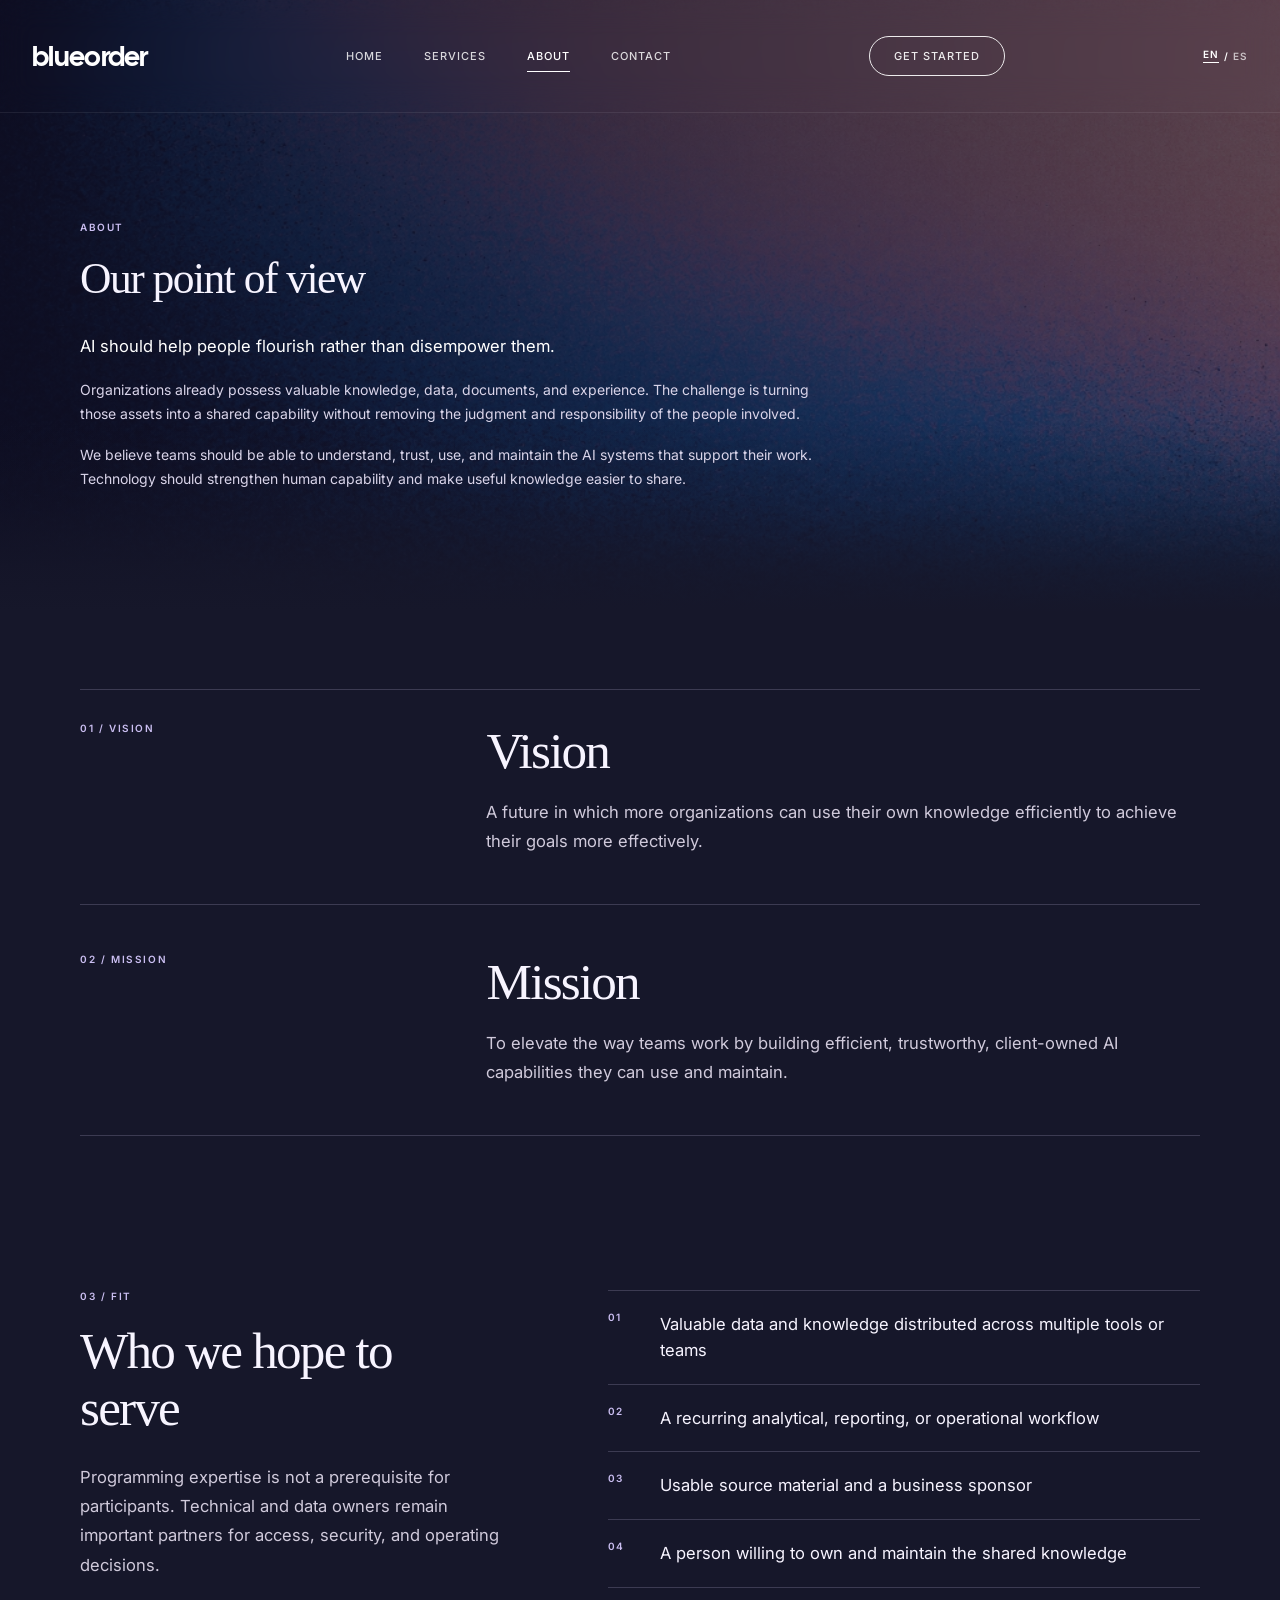
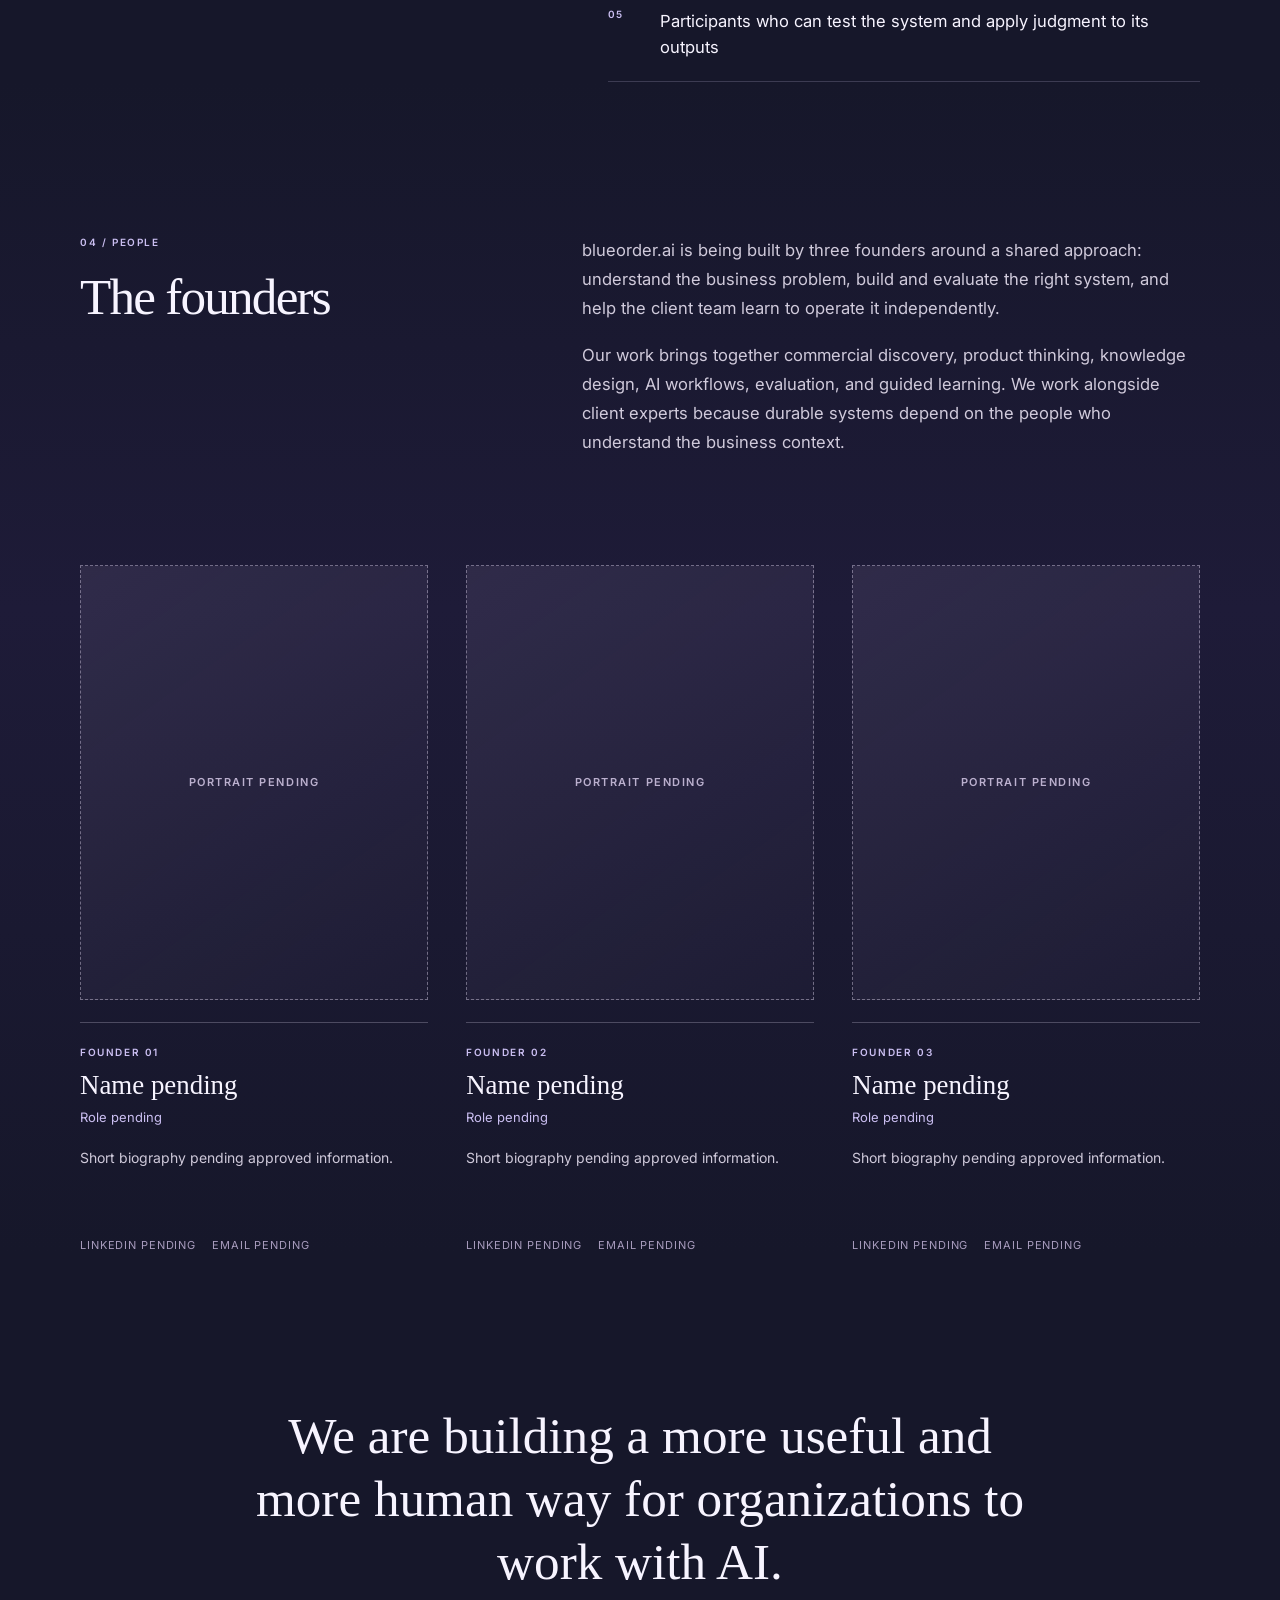
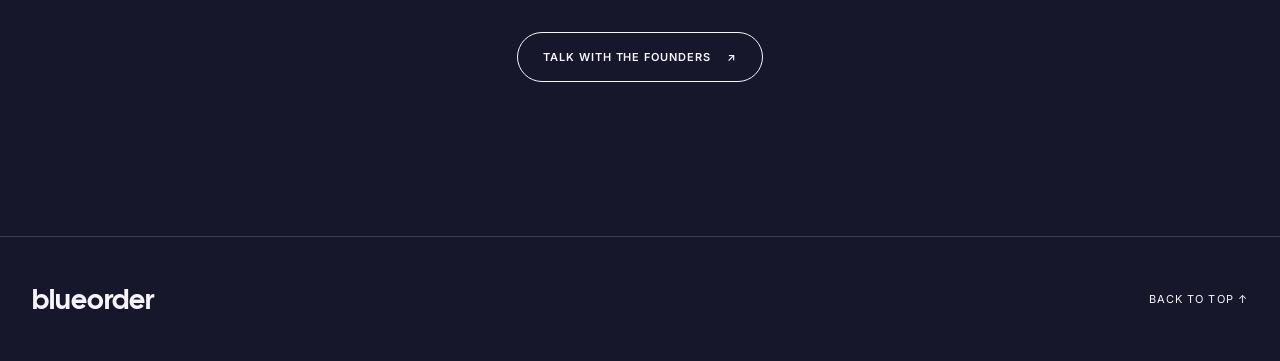
<file: about.html>
<!DOCTYPE html>
<html lang="en" class="scroll-smooth">
<head>
    <meta charset="UTF-8">
    <meta name="viewport" content="width=device-width, initial-scale=1.0">
    <meta name="description" content="BlueOrder's point of view, vision, mission, and the people we hope to serve.">
    <title>About — BlueOrder</title>
    <link rel="alternate" hreflang="en" href="./about.html">
    <link rel="alternate" hreflang="es" href="./es/nosotros.html">
    <link rel="alternate" hreflang="x-default" href="./about.html">
    <link rel="preconnect" href="https://fonts.googleapis.com">
    <link rel="preconnect" href="https://fonts.gstatic.com" crossorigin>
    <link href="https://fonts.googleapis.com/css2?family=Inter:wght@300;400;500;600&amp;display=swap" rel="stylesheet">
    <link href="https://fonts.googleapis.com/css2?family=Cal+Sans&amp;display=swap" rel="stylesheet">
    <link rel="stylesheet" href="./assets/css/blueorder-what-we-do.css">
    <link rel="stylesheet" href="./assets/css/blueorder-public-pages.css">
    <link rel="stylesheet" href="./assets/css/blueorder-navigation.css">
</head>
<body class="bo-what-page bo-public-page bo-about-page">
    <header class="bo-what-nav bo-site-nav" data-tone="dark" data-scrolled="false">
        <div class="bo-what-nav-inner">
            <a class="bo-what-logo" href="./index.html" aria-label="BlueOrder homepage">blueorder</a>
            <nav class="bo-what-nav-links bo-desktop-nav" aria-label="Primary navigation">
                <a class="bo-nav-link" href="./index.html">Home</a>
                <a class="bo-nav-link" href="./what-do-we-do-purple.html">Services</a>
                <a class="bo-nav-link" href="./about.html" aria-current="page">About</a>
                <a class="bo-nav-link" href="./contact.html">Contact</a>
            </nav>
            <a class="bo-what-nav-cta" href="./contact.html">Get Started</a>
            <div class="bo-language-switch" role="group" aria-label="Language"><span aria-current="true">EN</span><span aria-hidden="true">/</span><a href="./es/nosotros.html" lang="es" hreflang="es" aria-label="Ver el sitio en español">ES</a></div>
            <details class="bo-nav-mobile">
                <summary class="bo-nav-mobile-toggle"><span>Menu</span><span class="bo-nav-mobile-icon" aria-hidden="true"></span></summary>
                <nav class="bo-nav-mobile-panel" aria-label="Mobile navigation">
                    <a href="./index.html">Home</a>
                    <a href="./what-do-we-do-purple.html">Services</a>
                    <a href="./about.html" aria-current="page">About</a>
                    <a href="./contact.html">Contact</a>
                </nav>
            </details>
        </div>
    </header>

    <main>
        <section class="bo-public-hero bo-about-hero" id="about" data-theme="dark" aria-labelledby="about-title">
            <div class="bo-public-hero-inner">
                <span class="bo-public-eyebrow">ABOUT</span>
                <h1 id="about-title">Our point of view</h1>
                <div class="bo-public-hero-copy">
                    <p class="bo-public-lede">AI should help people flourish rather than disempower them.</p>
                    <p>Organizations already possess valuable knowledge, data, documents, and experience. The challenge is turning those assets into a shared capability without removing the judgment and responsibility of the people involved.</p>
                    <p>We believe teams should be able to understand, trust, use, and maintain the AI systems that support their work. Technology should strengthen human capability and make useful knowledge easier to share.</p>
                </div>
            </div>
        </section>

        <div class="bo-public-dark" data-theme="dark">
            <section class="bo-about-beliefs" aria-label="Vision and mission">
                <div class="bo-public-section-inner">
                    <article class="bo-about-belief" data-reveal>
                        <span class="bo-public-section-index">01 / Vision</span>
                        <div>
                            <h2>Vision</h2>
                            <p>A future in which more organizations can use their own knowledge efficiently to achieve their goals more effectively.</p>
                        </div>
                    </article>
                    <article class="bo-about-belief" data-reveal>
                        <span class="bo-public-section-index">02 / Mission</span>
                        <div>
                            <h2>Mission</h2>
                            <p>To elevate the way teams work by building efficient, trustworthy, client-owned AI capabilities they can use and maintain.</p>
                        </div>
                    </article>
                </div>
            </section>

            <section class="bo-about-audience" id="who-we-serve" aria-labelledby="audience-title">
                <div class="bo-public-section-inner bo-about-audience-grid">
                    <div data-reveal>
                        <span class="bo-public-section-index">03 / Fit</span>
                        <h2 id="audience-title">Who we hope to serve</h2>
                        <p class="bo-about-audience-support">Programming expertise is not a prerequisite for participants. Technical and data owners remain important partners for access, security, and operating decisions.</p>
                    </div>
                    <ol class="bo-about-audience-list" data-reveal>
                        <li><span aria-hidden="true">01</span><p>Valuable data and knowledge distributed across multiple tools or teams</p></li>
                        <li><span aria-hidden="true">02</span><p>A recurring analytical, reporting, or operational workflow</p></li>
                        <li><span aria-hidden="true">03</span><p>Usable source material and a business sponsor</p></li>
                        <li><span aria-hidden="true">04</span><p>A person willing to own and maintain the shared knowledge</p></li>
                        <li><span aria-hidden="true">05</span><p>Participants who can test the system and apply judgment to its outputs</p></li>
                    </ol>
                </div>
            </section>
        </div>

        <section class="bo-founders" id="founders" data-theme="dark" aria-labelledby="founders-title">
            <div class="bo-public-section-inner">
                <div class="bo-founders-heading" data-reveal>
                    <div>
                        <span class="bo-public-section-index">04 / People</span>
                        <h2 id="founders-title">The founders</h2>
                    </div>
                    <div>
                        <p>blueorder.ai is being built by three founders around a shared approach: understand the business problem, build and evaluate the right system, and help the client team learn to operate it independently.</p>
                        <p>Our work brings together commercial discovery, product thinking, knowledge design, AI workflows, evaluation, and guided learning. We work alongside client experts because durable systems depend on the people who understand the business context.</p>
                    </div>
                </div>
                <div class="bo-founder-list">
                    <article class="bo-founder" aria-label="Founder one placeholder" data-reveal>
                        <div class="bo-founder-portrait" role="img" aria-label="Founder portrait pending"><span>Portrait pending</span></div>
                        <div class="bo-founder-meta">
                            <span class="bo-public-section-index">Founder 01</span>
                            <h3>Name pending</h3>
                            <p class="bo-founder-role">Role pending</p>
                            <p class="bo-founder-bio">Short biography pending approved information.</p>
                            <div class="bo-founder-links" aria-label="Professional links pending"><span>LinkedIn pending</span><span>Email pending</span></div>
                        </div>
                    </article>
                    <article class="bo-founder" aria-label="Founder two placeholder" data-reveal>
                        <div class="bo-founder-portrait" role="img" aria-label="Founder portrait pending"><span>Portrait pending</span></div>
                        <div class="bo-founder-meta">
                            <span class="bo-public-section-index">Founder 02</span>
                            <h3>Name pending</h3>
                            <p class="bo-founder-role">Role pending</p>
                            <p class="bo-founder-bio">Short biography pending approved information.</p>
                            <div class="bo-founder-links" aria-label="Professional links pending"><span>LinkedIn pending</span><span>Email pending</span></div>
                        </div>
                    </article>
                    <article class="bo-founder" aria-label="Founder three placeholder" data-reveal>
                        <div class="bo-founder-portrait" role="img" aria-label="Founder portrait pending"><span>Portrait pending</span></div>
                        <div class="bo-founder-meta">
                            <span class="bo-public-section-index">Founder 03</span>
                            <h3>Name pending</h3>
                            <p class="bo-founder-role">Role pending</p>
                            <p class="bo-founder-bio">Short biography pending approved information.</p>
                            <div class="bo-founder-links" aria-label="Professional links pending"><span>LinkedIn pending</span><span>Email pending</span></div>
                        </div>
                    </article>
                </div>
            </div>
        </section>

        <section class="bo-public-dark bo-about-close" data-theme="dark" aria-label="Talk with the founders">
            <div class="bo-public-section-inner" data-reveal>
                <p>We are building a more useful and more human way for organizations to work with AI.</p>
                <a class="bo-public-cta" href="./contact.html">Talk with the founders <span aria-hidden="true">↗</span></a>
            </div>
        </section>
    </main>

    <footer class="bo-what-footer">
        <div class="bo-what-footer-inner">
            <a class="bo-what-footer-logo" href="./index.html">blueorder</a>
            <a href="#about">Back to top ↑</a>
        </div>
    </footer>

    <script type="module" src="./assets/js/blueorder-what-we-do.js"></script>
</body>
</html>
</file>
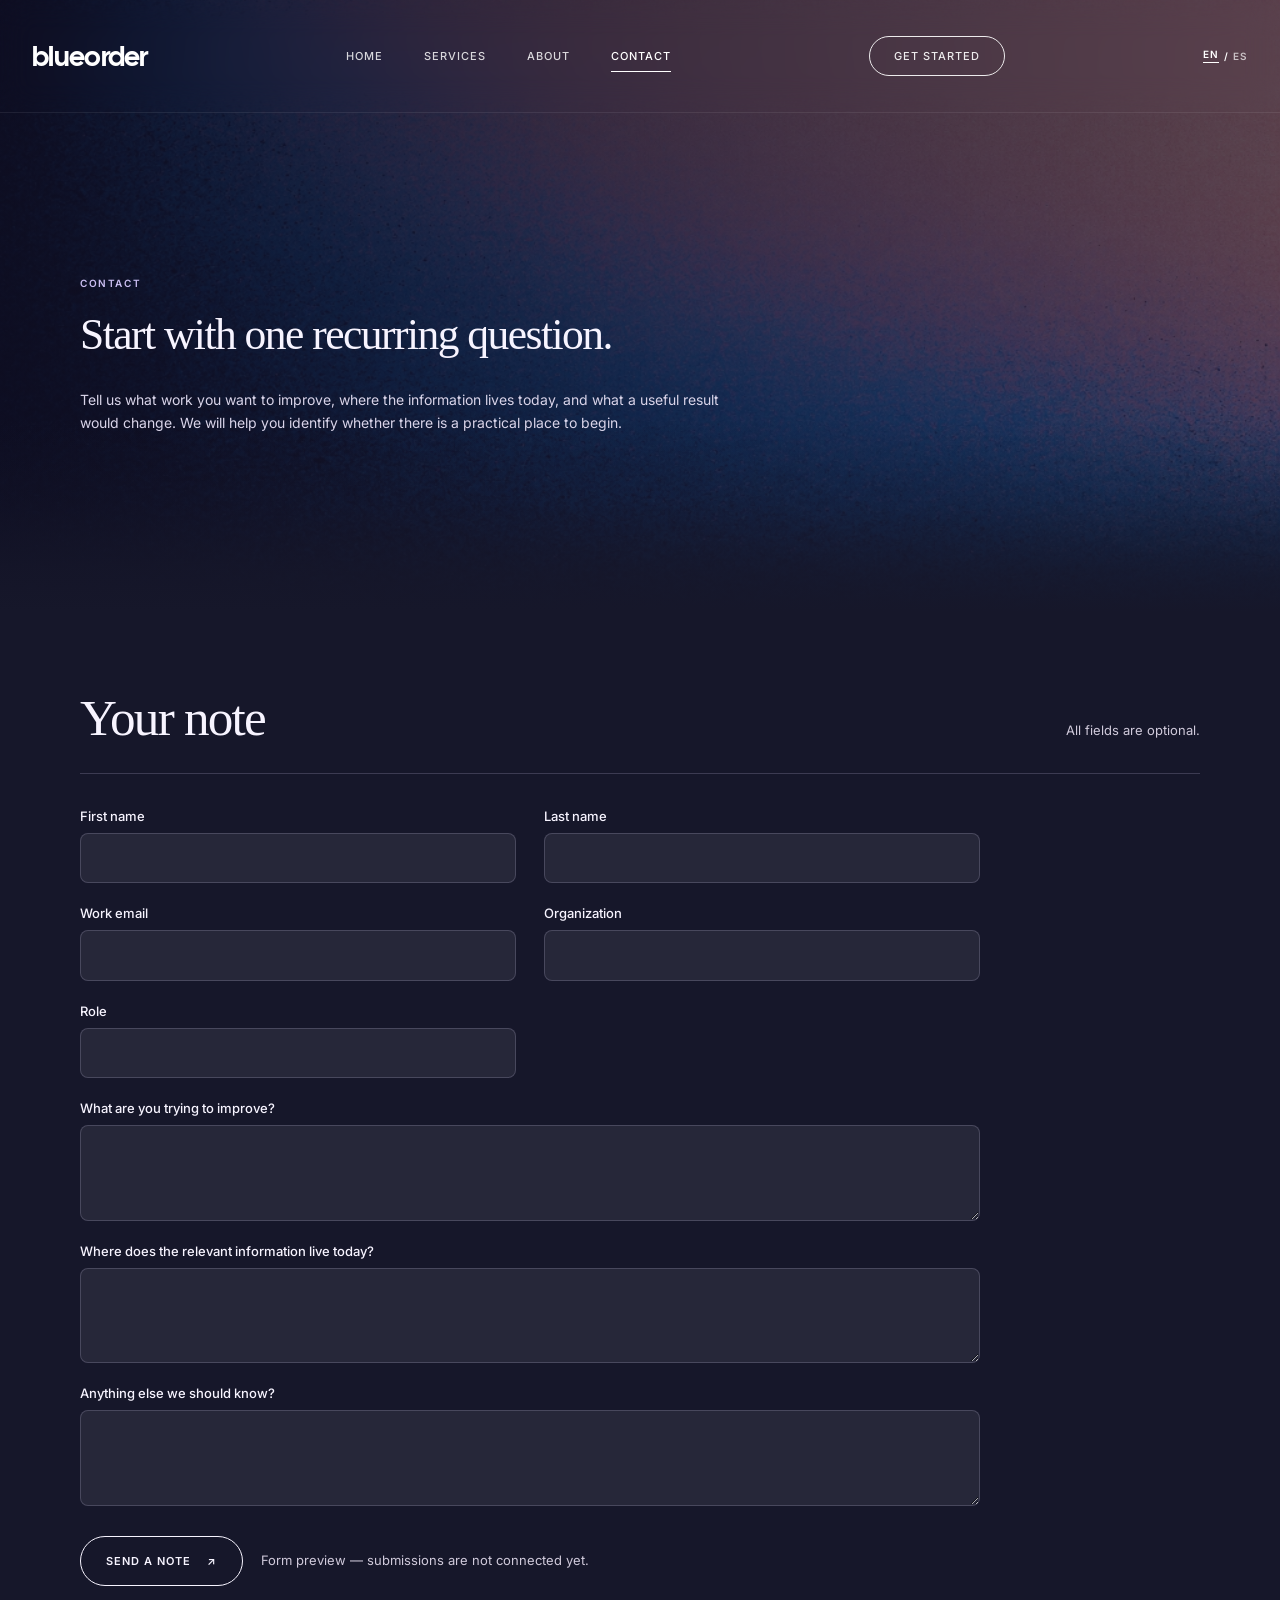
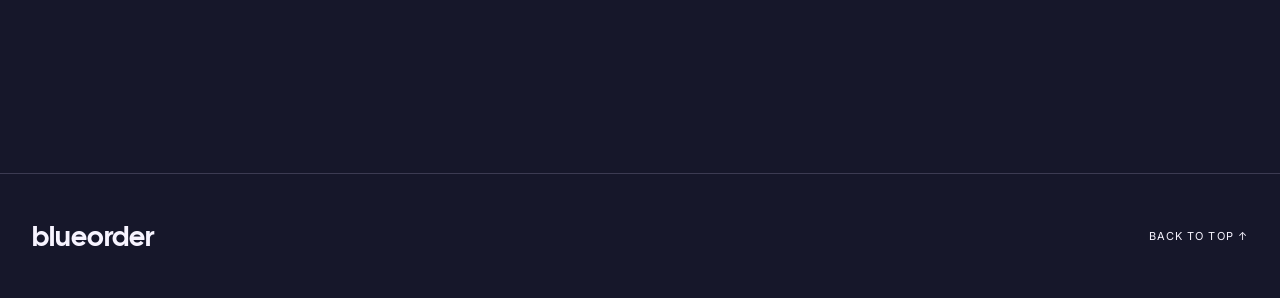
<file: contact.html>
<!DOCTYPE html>
<html lang="en" class="scroll-smooth">
<head>
    <meta charset="UTF-8">
    <meta name="viewport" content="width=device-width, initial-scale=1.0">
    <meta name="description" content="Start a conversation with BlueOrder about a recurring question or workflow.">
    <title>Contact — BlueOrder</title>
    <link rel="alternate" hreflang="en" href="./contact.html">
    <link rel="alternate" hreflang="es" href="./es/contacto.html">
    <link rel="alternate" hreflang="x-default" href="./contact.html">
    <link rel="preconnect" href="https://fonts.googleapis.com">
    <link rel="preconnect" href="https://fonts.gstatic.com" crossorigin>
    <link href="https://fonts.googleapis.com/css2?family=Inter:wght@300;400;500;600&amp;display=swap" rel="stylesheet">
    <link href="https://fonts.googleapis.com/css2?family=Cal+Sans&amp;display=swap" rel="stylesheet">
    <link rel="stylesheet" href="./assets/css/blueorder-what-we-do.css">
    <link rel="stylesheet" href="./assets/css/blueorder-public-pages.css">
    <link rel="stylesheet" href="./assets/css/blueorder-navigation.css">
</head>
<body class="bo-what-page bo-public-page bo-contact-page">
    <header class="bo-what-nav bo-site-nav" data-tone="dark" data-scrolled="false">
        <div class="bo-what-nav-inner">
            <a class="bo-what-logo" href="./index.html" aria-label="BlueOrder homepage">blueorder</a>
            <nav class="bo-what-nav-links bo-desktop-nav" aria-label="Primary navigation">
                <a class="bo-nav-link" href="./index.html">Home</a>
                <a class="bo-nav-link" href="./what-do-we-do-purple.html">Services</a>
                <a class="bo-nav-link" href="./about.html">About</a>
                <a class="bo-nav-link" href="./contact.html" aria-current="page">Contact</a>
            </nav>
            <a class="bo-what-nav-cta" href="./contact.html">Get Started</a>
            <div class="bo-language-switch" role="group" aria-label="Language"><span aria-current="true">EN</span><span aria-hidden="true">/</span><a href="./es/contacto.html" lang="es" hreflang="es" aria-label="Ver el sitio en español">ES</a></div>
            <details class="bo-nav-mobile">
                <summary class="bo-nav-mobile-toggle"><span>Menu</span><span class="bo-nav-mobile-icon" aria-hidden="true"></span></summary>
                <nav class="bo-nav-mobile-panel" aria-label="Mobile navigation">
                    <a href="./index.html">Home</a>
                    <a href="./what-do-we-do-purple.html">Services</a>
                    <a href="./about.html">About</a>
                    <a href="./contact.html" aria-current="page">Contact</a>
                </nav>
            </details>
        </div>
    </header>

    <main>
        <section class="bo-public-hero bo-contact-hero" id="contact" data-theme="dark" aria-labelledby="contact-title">
            <div class="bo-public-hero-inner">
                <span class="bo-public-eyebrow">CONTACT</span>
                <h1 id="contact-title">Start with one recurring question.</h1>
                <div class="bo-public-hero-copy">
                    <p>Tell us what work you want to improve, where the information lives today, and what a useful result would change. We will help you identify whether there is a practical place to begin.</p>
                </div>
            </div>
        </section>

        <section class="bo-public-dark bo-contact-main" data-theme="dark" aria-label="Contact form">
            <div class="bo-public-section-inner">
                <div class="bo-contact-intro" data-reveal>
                    <h2>Your note</h2>
                    <p>All fields are optional.</p>
                </div>
                <form class="bo-public-contact-form" action="#" method="post" aria-describedby="form-preview-note" data-reveal>
                    <div class="bo-contact-form-grid">
                        <div class="bo-contact-field"><label for="contact-first-name">First name</label><input id="contact-first-name" name="firstName" type="text" autocomplete="given-name"></div>
                        <div class="bo-contact-field"><label for="contact-last-name">Last name</label><input id="contact-last-name" name="lastName" type="text" autocomplete="family-name"></div>
                        <div class="bo-contact-field"><label for="contact-work-email">Work email</label><input id="contact-work-email" name="workEmail" type="email" autocomplete="email"></div>
                        <div class="bo-contact-field"><label for="contact-organization">Organization</label><input id="contact-organization" name="organization" type="text" autocomplete="organization"></div>
                        <div class="bo-contact-field"><label for="contact-role">Role</label><input id="contact-role" name="role" type="text" autocomplete="organization-title"></div>
                        <div class="bo-contact-field bo-contact-field--wide"><label for="contact-improve">What are you trying to improve?</label><textarea id="contact-improve" name="improvement" rows="3"></textarea></div>
                        <div class="bo-contact-field bo-contact-field--wide"><label for="contact-sources">Where does the relevant information live today?</label><textarea id="contact-sources" name="informationSources" rows="3"></textarea></div>
                        <div class="bo-contact-field bo-contact-field--wide"><label for="contact-other">Anything else we should know?</label><textarea id="contact-other" name="otherDetails" rows="3"></textarea></div>
                    </div>
                    <div class="bo-contact-form-actions">
                        <button class="bo-public-cta bo-contact-submit" type="submit" disabled aria-describedby="form-preview-note">Send a note <span aria-hidden="true">↗</span></button>
                        <p class="bo-contact-form-note" id="form-preview-note">Form preview — submissions are not connected yet.</p>
                    </div>
                    <p class="bo-contact-form-status" role="status" aria-live="polite"></p>
                </form>
            </div>
        </section>
    </main>

    <footer class="bo-what-footer">
        <div class="bo-what-footer-inner">
            <a class="bo-what-footer-logo" href="./index.html">blueorder</a>
            <a href="#contact">Back to top ↑</a>
        </div>
    </footer>

    <script type="module" src="./assets/js/blueorder-what-we-do.js"></script>
    <script type="module" src="./assets/js/blueorder-contact.js"></script>
</body>
</html>
</file>
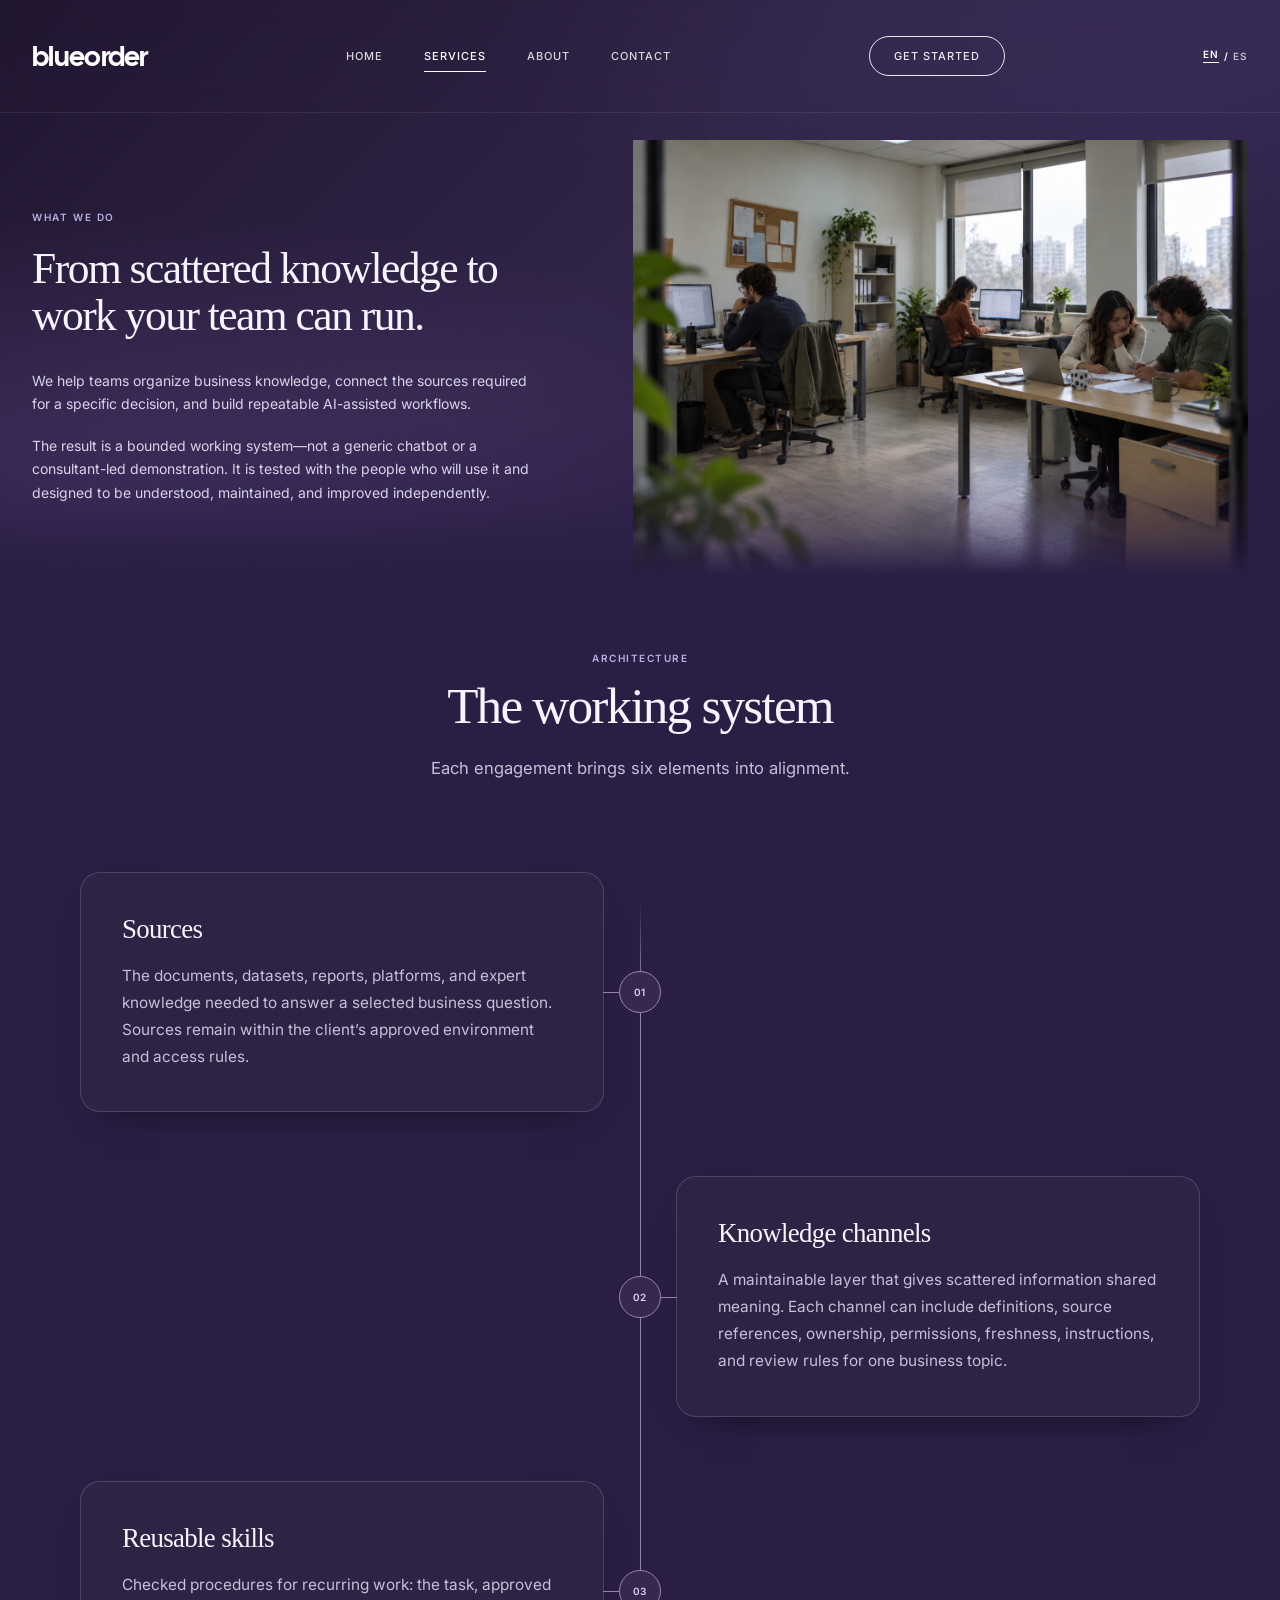
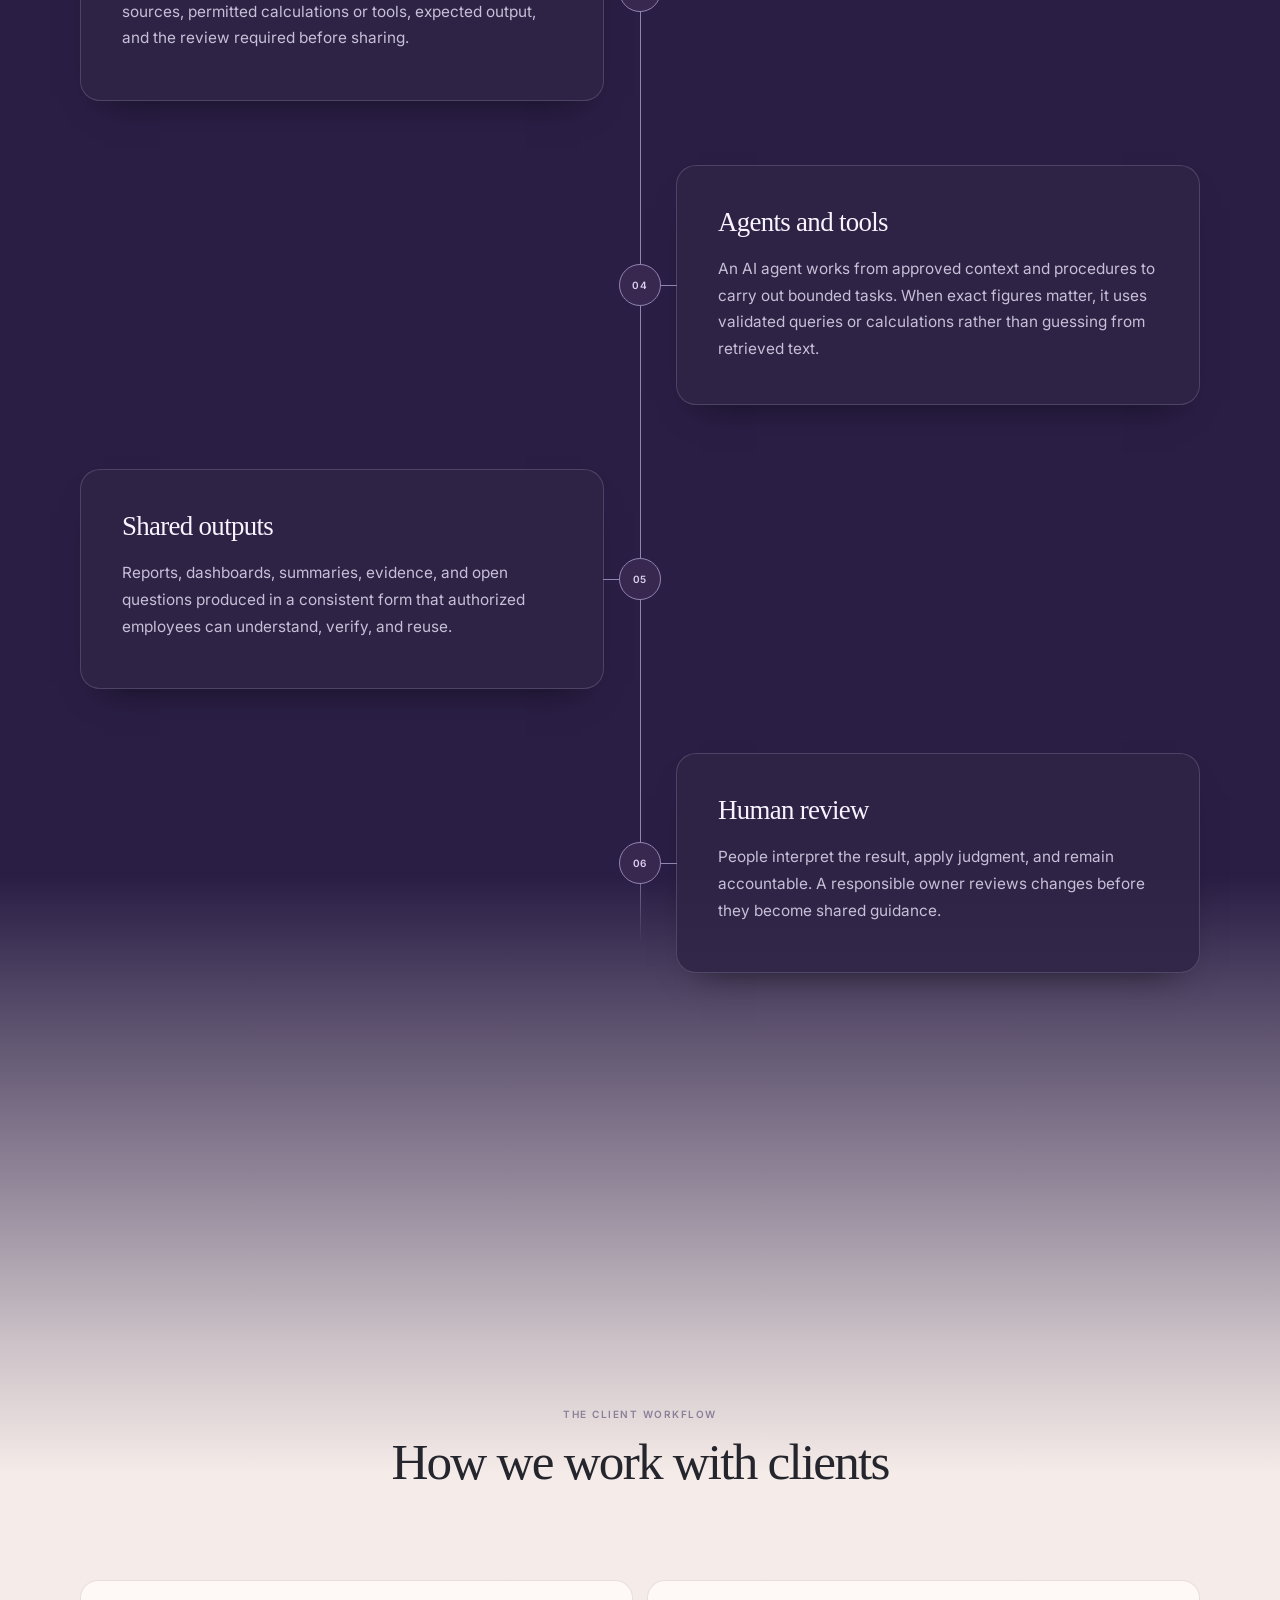
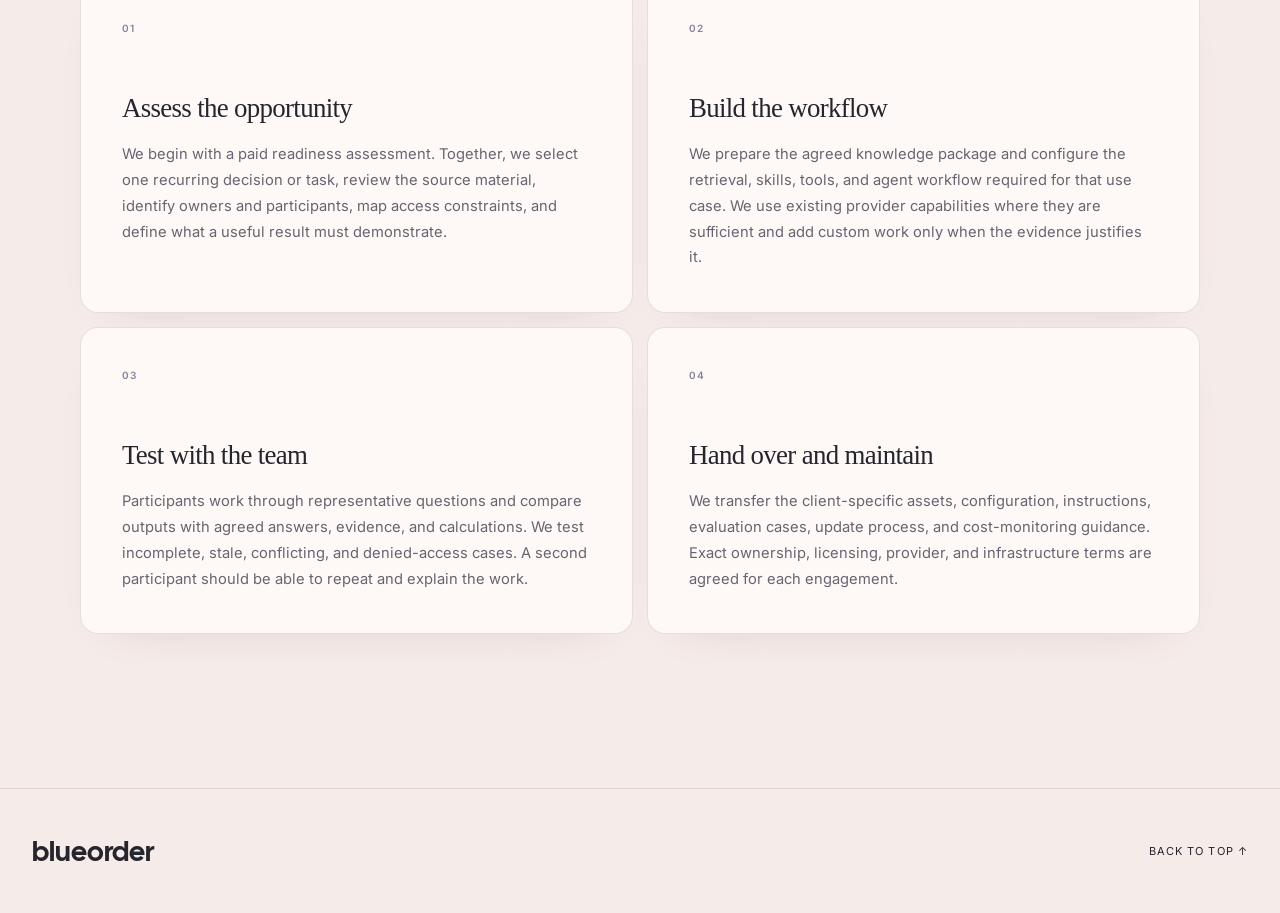
<file: what-do-we-do-purple.html>
<!DOCTYPE html>
<html lang="en" class="scroll-smooth">
<head>
    <meta charset="UTF-8">
    <meta name="viewport" content="width=device-width, initial-scale=1.0">
    <meta name="description" content="How BlueOrder turns scattered business knowledge into repeatable, maintainable AI-assisted workflows.">
    <title>Services — BlueOrder</title>
    <link rel="alternate" hreflang="en" href="./what-do-we-do-purple.html">
    <link rel="alternate" hreflang="es" href="./es/que-hacemos.html">
    <link rel="alternate" hreflang="x-default" href="./what-do-we-do-purple.html">
    <link rel="preconnect" href="https://fonts.googleapis.com">
    <link rel="preconnect" href="https://fonts.gstatic.com" crossorigin>
    <link href="https://fonts.googleapis.com/css2?family=Inter:wght@300;400;500;600&amp;display=swap" rel="stylesheet">
    <link href="https://fonts.googleapis.com/css2?family=Cal+Sans&amp;display=swap" rel="stylesheet">
    <link rel="stylesheet" href="./assets/css/blueorder-what-we-do.css">
    <link rel="stylesheet" href="./assets/css/blueorder-what-we-do-purple.css">
    <link rel="stylesheet" href="./assets/css/blueorder-navigation.css">
</head>
<body class="bo-what-page bo-what-purple-page">
    <header class="bo-what-nav bo-site-nav" data-tone="dark" data-scrolled="false">
        <div class="bo-what-nav-inner">
            <a class="bo-what-logo" href="./index.html" aria-label="BlueOrder homepage">blueorder</a>
            <nav class="bo-what-nav-links bo-desktop-nav" aria-label="Primary navigation">
                <a class="bo-nav-link" href="./index.html">Home</a>
                <a class="bo-nav-link" href="./what-do-we-do-purple.html" aria-current="page">Services</a>
                <a class="bo-nav-link" href="./about.html">About</a>
                <a class="bo-nav-link" href="./contact.html">Contact</a>
            </nav>
            <a class="bo-what-nav-cta" href="./contact.html">Get Started</a>
            <div class="bo-language-switch" role="group" aria-label="Language"><span aria-current="true">EN</span><span aria-hidden="true">/</span><a href="./es/que-hacemos.html" lang="es" hreflang="es" aria-label="Ver el sitio en español">ES</a></div>
            <details class="bo-nav-mobile">
                <summary class="bo-nav-mobile-toggle"><span>Menu</span><span class="bo-nav-mobile-icon" aria-hidden="true"></span></summary>
                <nav class="bo-nav-mobile-panel" aria-label="Mobile navigation">
                    <a href="./index.html">Home</a>
                    <a href="./what-do-we-do-purple.html" aria-current="page">Services</a>
                    <a href="./about.html">About</a>
                    <a href="./contact.html">Contact</a>
                </nav>
            </details>
        </div>
    </header>

    <main>
        <section class="bo-what-hero" id="hero" data-theme="dark" aria-labelledby="what-hero-title">
            <div class="bo-what-network" aria-hidden="true">
                <svg class="bo-what-network-svg" xmlns="http://www.w3.org/2000/svg">
                    <defs>
                        <linearGradient id="boWhatHeroLines" x1="0%" y1="0%" x2="100%" y2="100%">
                            <stop offset="0%" stop-color="#818cf8" stop-opacity=".55"></stop>
                            <stop offset="100%" stop-color="#c084fc" stop-opacity=".25"></stop>
                        </linearGradient>
                    </defs>
                    <g class="bo-network-lines"></g>
                    <g class="bo-network-nodes"></g>
                </svg>
            </div>
            <div class="bo-what-hero-inner">
                <div class="bo-what-hero-content">
                    <span class="bo-what-eyebrow">What we do</span>
                    <h1 id="what-hero-title">From scattered knowledge to work your team can run.</h1>
                    <div class="bo-what-hero-copy">
                        <p>We help teams organize business knowledge, connect the sources required for a specific decision, and build repeatable AI-assisted workflows.</p>
                        <p>The result is a bounded working system—not a generic chatbot or a consultant-led demonstration. It is tested with the people who will use it and designed to be understood, maintained, and improved independently.</p>
                    </div>
                </div>
                <figure class="bo-what-hero-image">
                    <img src="./assets/images/santiago.png" alt="Team members collaborating in an office">
                </figure>
            </div>
        </section>

        <section class="bo-what-system" id="working-system" data-theme="dark" aria-labelledby="working-system-title">
            <div class="bo-what-section-inner">
                <div class="bo-what-section-heading" data-reveal>
                    <span>Architecture</span>
                    <h2 id="working-system-title">The working system</h2>
                    <p>Each engagement brings six elements into alignment.</p>
                </div>

                <ol class="bo-system-flow">
                    <li class="bo-system-stage" data-reveal>
                        <article class="bo-system-card">
                            <h3>Sources</h3>
                            <p>The documents, datasets, reports, platforms, and expert knowledge needed to answer a selected business question. Sources remain within the client’s approved environment and access rules.</p>
                        </article>
                        <span class="bo-system-node" aria-hidden="true">01</span>
                    </li>
                    <li class="bo-system-stage" data-reveal>
                        <article class="bo-system-card">
                            <h3>Knowledge channels</h3>
                            <p>A maintainable layer that gives scattered information shared meaning. Each channel can include definitions, source references, ownership, permissions, freshness, instructions, and review rules for one business topic.</p>
                        </article>
                        <span class="bo-system-node" aria-hidden="true">02</span>
                    </li>
                    <li class="bo-system-stage" data-reveal>
                        <article class="bo-system-card">
                            <h3>Reusable skills</h3>
                            <p>Checked procedures for recurring work: the task, approved sources, permitted calculations or tools, expected output, and the review required before sharing.</p>
                        </article>
                        <span class="bo-system-node" aria-hidden="true">03</span>
                    </li>
                    <li class="bo-system-stage" data-reveal>
                        <article class="bo-system-card">
                            <h3>Agents and tools</h3>
                            <p>An AI agent works from approved context and procedures to carry out bounded tasks. When exact figures matter, it uses validated queries or calculations rather than guessing from retrieved text.</p>
                        </article>
                        <span class="bo-system-node" aria-hidden="true">04</span>
                    </li>
                    <li class="bo-system-stage" data-reveal>
                        <article class="bo-system-card">
                            <h3>Shared outputs</h3>
                            <p>Reports, dashboards, summaries, evidence, and open questions produced in a consistent form that authorized employees can understand, verify, and reuse.</p>
                        </article>
                        <span class="bo-system-node" aria-hidden="true">05</span>
                    </li>
                    <li class="bo-system-stage" data-reveal>
                        <article class="bo-system-card">
                            <h3>Human review</h3>
                            <p>People interpret the result, apply judgment, and remain accountable. A responsible owner reviews changes before they become shared guidance.</p>
                        </article>
                        <span class="bo-system-node" aria-hidden="true">06</span>
                    </li>
                </ol>
            </div>
        </section>

        <div class="bo-what-lower">
            <div class="bo-what-transition" aria-hidden="true"></div>
            <section class="bo-what-workflow" id="client-workflow" data-theme="light" aria-labelledby="client-workflow-title">
                <div class="bo-what-section-inner">
                    <div class="bo-what-section-heading" data-reveal>
                        <span>The client workflow</span>
                        <h2 id="client-workflow-title">How we work with clients</h2>
                    </div>
                    <div class="bo-what-workflow-grid">
                        <article class="bo-what-workflow-card" data-reveal>
                            <span class="bo-what-number">01</span>
                            <h3>Assess the opportunity</h3>
                            <p>We begin with a paid readiness assessment. Together, we select one recurring decision or task, review the source material, identify owners and participants, map access constraints, and define what a useful result must demonstrate.</p>
                        </article>
                        <article class="bo-what-workflow-card" data-reveal>
                            <span class="bo-what-number">02</span>
                            <h3>Build the workflow</h3>
                            <p>We prepare the agreed knowledge package and configure the retrieval, skills, tools, and agent workflow required for that use case. We use existing provider capabilities where they are sufficient and add custom work only when the evidence justifies it.</p>
                        </article>
                        <article class="bo-what-workflow-card" data-reveal>
                            <span class="bo-what-number">03</span>
                            <h3>Test with the team</h3>
                            <p>Participants work through representative questions and compare outputs with agreed answers, evidence, and calculations. We test incomplete, stale, conflicting, and denied-access cases. A second participant should be able to repeat and explain the work.</p>
                        </article>
                        <article class="bo-what-workflow-card" data-reveal>
                            <span class="bo-what-number">04</span>
                            <h3>Hand over and maintain</h3>
                            <p>We transfer the client-specific assets, configuration, instructions, evaluation cases, update process, and cost-monitoring guidance. Exact ownership, licensing, provider, and infrastructure terms are agreed for each engagement.</p>
                        </article>
                    </div>
                </div>
            </section>
        </div>
    </main>

    <footer class="bo-what-footer">
        <div class="bo-what-footer-inner">
            <a class="bo-what-footer-logo" href="./index.html">blueorder</a>
            <a href="#hero">Back to top ↑</a>
        </div>
    </footer>

    <script type="module" src="./assets/js/blueorder-what-we-do.js"></script>
</body>
</html>
</file>
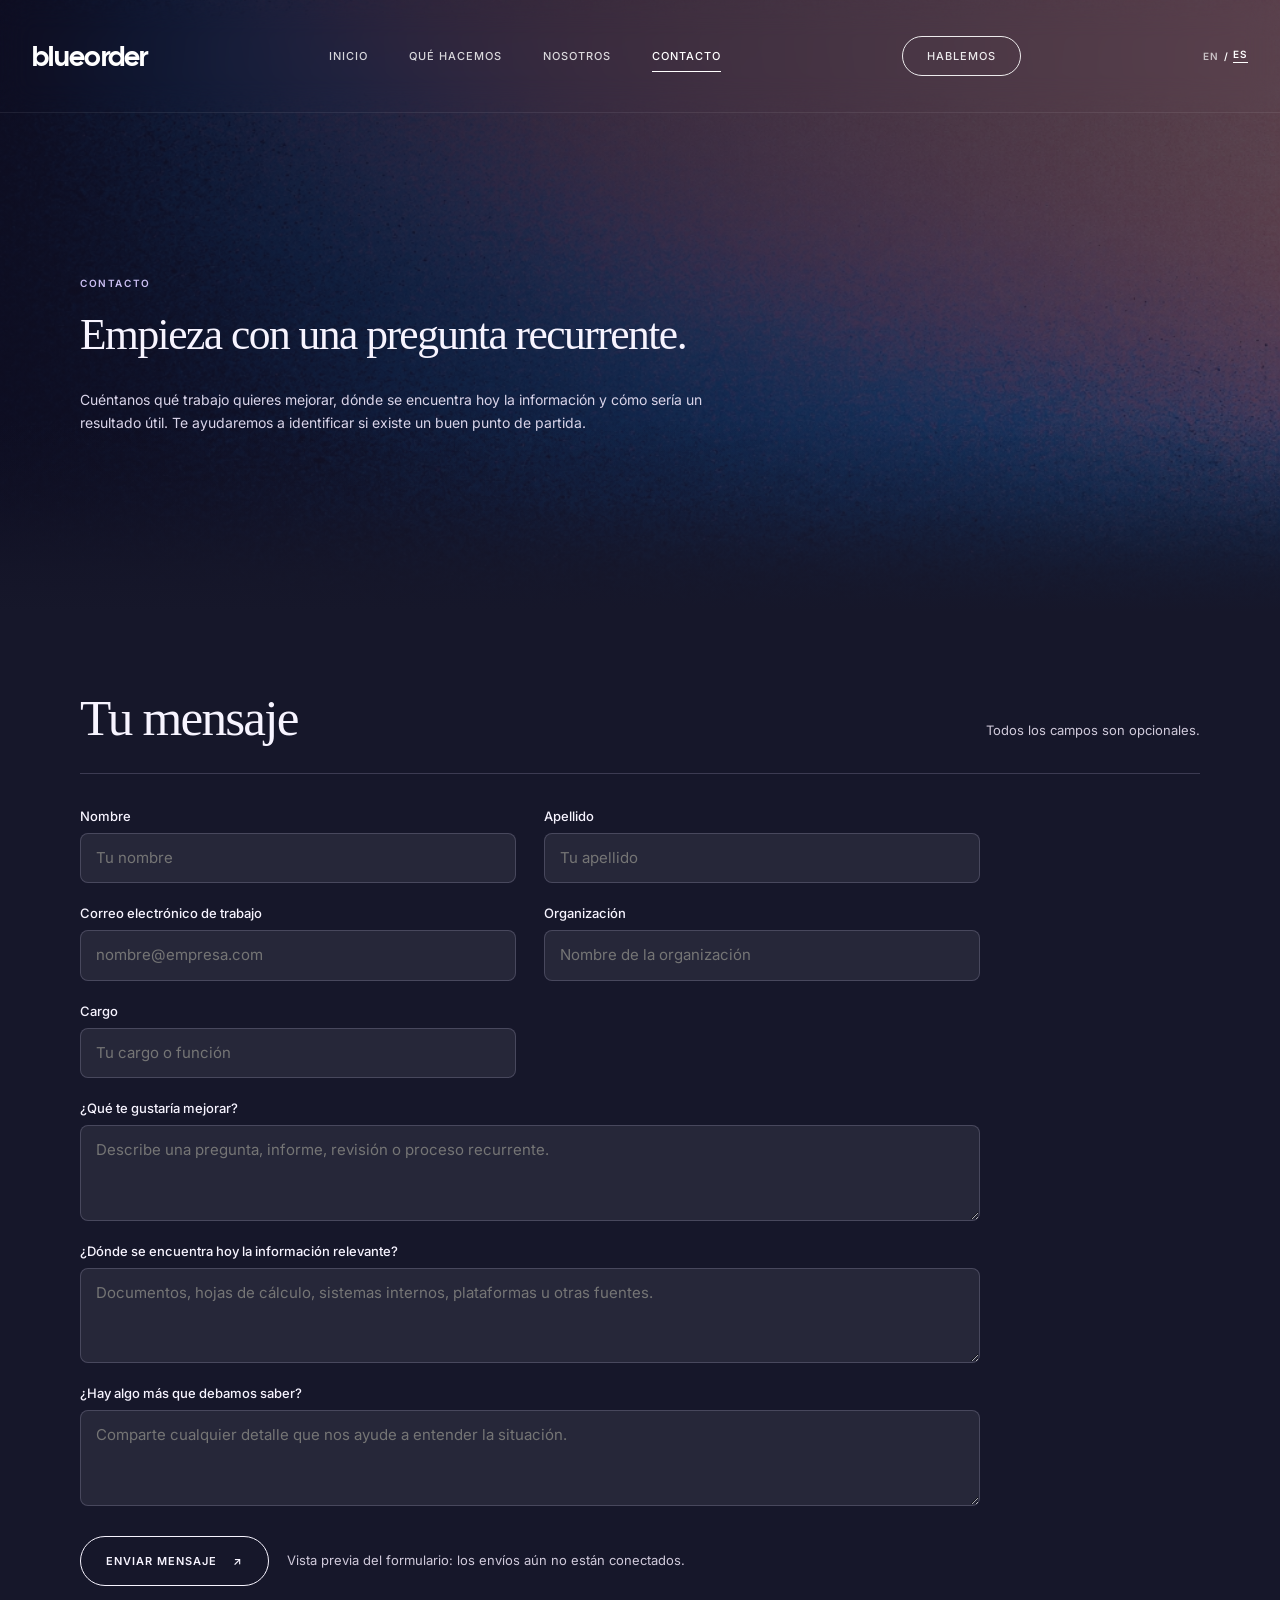
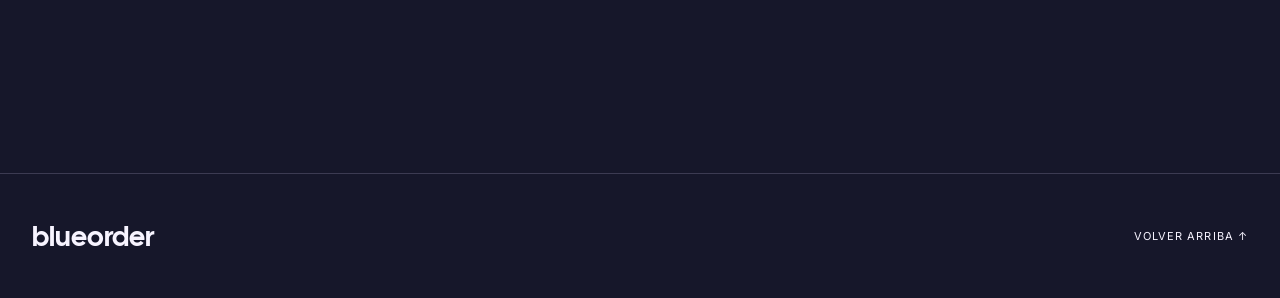
<file: es/contacto.html>
<!DOCTYPE html>
<html lang="es" class="scroll-smooth">
<head>
    <meta charset="UTF-8">
    <meta name="viewport" content="width=device-width, initial-scale=1.0">
    <meta name="description" content="Conversemos sobre una pregunta o proceso recurrente que tu equipo quiera mejorar con BlueOrder.">
    <title>Contacto — BlueOrder</title>
    <link rel="alternate" hreflang="en" href="../contact.html">
    <link rel="alternate" hreflang="es" href="./contacto.html">
    <link rel="alternate" hreflang="x-default" href="../contact.html">
    <link rel="preconnect" href="https://fonts.googleapis.com">
    <link rel="preconnect" href="https://fonts.gstatic.com" crossorigin>
    <link href="https://fonts.googleapis.com/css2?family=Inter:wght@300;400;500;600&amp;display=swap" rel="stylesheet">
    <link href="https://fonts.googleapis.com/css2?family=Cal+Sans&amp;display=swap" rel="stylesheet">
    <link rel="stylesheet" href="../assets/css/blueorder-what-we-do.css">
    <link rel="stylesheet" href="../assets/css/blueorder-public-pages.css">
    <link rel="stylesheet" href="../assets/css/blueorder-navigation.css">
</head>
<body class="bo-what-page bo-public-page bo-contact-page">
    <header class="bo-what-nav bo-site-nav" data-tone="dark" data-scrolled="false">
        <div class="bo-what-nav-inner">
            <a class="bo-what-logo" href="./index.html" aria-label="Página de inicio de BlueOrder">blueorder</a>
            <nav class="bo-what-nav-links bo-desktop-nav" aria-label="Navegación principal">
                <a class="bo-nav-link" href="./index.html">Inicio</a>
                <a class="bo-nav-link" href="./que-hacemos.html">Qué hacemos</a>
                <a class="bo-nav-link" href="./nosotros.html">Nosotros</a>
                <a class="bo-nav-link" href="./contacto.html" aria-current="page">Contacto</a>
            </nav>
            <a class="bo-what-nav-cta" href="./contacto.html">Hablemos</a>
            <div class="bo-language-switch" role="group" aria-label="Idioma"><a href="../contact.html" lang="en" hreflang="en" aria-label="View site in English">EN</a><span aria-hidden="true">/</span><span aria-current="true">ES</span></div>
            <details class="bo-nav-mobile">
                <summary class="bo-nav-mobile-toggle"><span>Menú</span><span class="bo-nav-mobile-icon" aria-hidden="true"></span></summary>
                <nav class="bo-nav-mobile-panel" aria-label="Navegación móvil">
                    <a href="./index.html">Inicio</a>
                    <a href="./que-hacemos.html">Qué hacemos</a>
                    <a href="./nosotros.html">Nosotros</a>
                    <a href="./contacto.html" aria-current="page">Contacto</a>
                </nav>
            </details>
        </div>
    </header>

    <main>
        <section class="bo-public-hero bo-contact-hero" id="contact" data-theme="dark" aria-labelledby="contact-title">
            <div class="bo-public-hero-inner">
                <span class="bo-public-eyebrow">CONTACTO</span>
                <h1 id="contact-title">Empieza con una pregunta recurrente.</h1>
                <div class="bo-public-hero-copy">
                    <p>Cuéntanos qué trabajo quieres mejorar, dónde se encuentra hoy la información y cómo sería un resultado útil. Te ayudaremos a identificar si existe un buen punto de partida.</p>
                </div>
            </div>
        </section>

        <section class="bo-public-dark bo-contact-main" data-theme="dark" aria-label="Formulario de contacto">
            <div class="bo-public-section-inner">
                <div class="bo-contact-intro" data-reveal>
                    <h2>Tu mensaje</h2>
                    <p>Todos los campos son opcionales.</p>
                </div>
                <form class="bo-public-contact-form" action="#" method="post" aria-describedby="form-preview-note" data-reveal>
                    <div class="bo-contact-form-grid">
                        <div class="bo-contact-field"><label for="contact-first-name">Nombre</label><input id="contact-first-name" name="firstName" type="text" autocomplete="given-name" placeholder="Tu nombre"></div>
                        <div class="bo-contact-field"><label for="contact-last-name">Apellido</label><input id="contact-last-name" name="lastName" type="text" autocomplete="family-name" placeholder="Tu apellido"></div>
                        <div class="bo-contact-field"><label for="contact-work-email">Correo electrónico de trabajo</label><input id="contact-work-email" name="workEmail" type="email" autocomplete="email" placeholder="nombre@empresa.com"></div>
                        <div class="bo-contact-field"><label for="contact-organization">Organización</label><input id="contact-organization" name="organization" type="text" autocomplete="organization" placeholder="Nombre de la organización"></div>
                        <div class="bo-contact-field"><label for="contact-role">Cargo</label><input id="contact-role" name="role" type="text" autocomplete="organization-title" placeholder="Tu cargo o función"></div>
                        <div class="bo-contact-field bo-contact-field--wide"><label for="contact-improve">¿Qué te gustaría mejorar?</label><textarea id="contact-improve" name="improvement" rows="3" placeholder="Describe una pregunta, informe, revisión o proceso recurrente."></textarea></div>
                        <div class="bo-contact-field bo-contact-field--wide"><label for="contact-sources">¿Dónde se encuentra hoy la información relevante?</label><textarea id="contact-sources" name="informationSources" rows="3" placeholder="Documentos, hojas de cálculo, sistemas internos, plataformas u otras fuentes."></textarea></div>
                        <div class="bo-contact-field bo-contact-field--wide"><label for="contact-other">¿Hay algo más que debamos saber?</label><textarea id="contact-other" name="otherDetails" rows="3" placeholder="Comparte cualquier detalle que nos ayude a entender la situación."></textarea></div>
                    </div>
                    <div class="bo-contact-form-actions">
                        <button class="bo-public-cta bo-contact-submit" type="submit" disabled aria-describedby="form-preview-note">Enviar mensaje <span aria-hidden="true">↗</span></button>
                        <p class="bo-contact-form-note" id="form-preview-note">Vista previa del formulario: los envíos aún no están conectados.</p>
                    </div>
                    <p class="bo-contact-form-status" role="status" aria-live="polite"></p>
                </form>
            </div>
        </section>
    </main>

    <footer class="bo-what-footer">
        <div class="bo-what-footer-inner">
            <a class="bo-what-footer-logo" href="./index.html">blueorder</a>
            <a href="#contact">Volver arriba ↑</a>
        </div>
    </footer>

    <script type="module" src="../assets/js/blueorder-what-we-do.js"></script>
    <script type="module" src="../assets/js/blueorder-contact.js"></script>
</body>
</html>
</file>
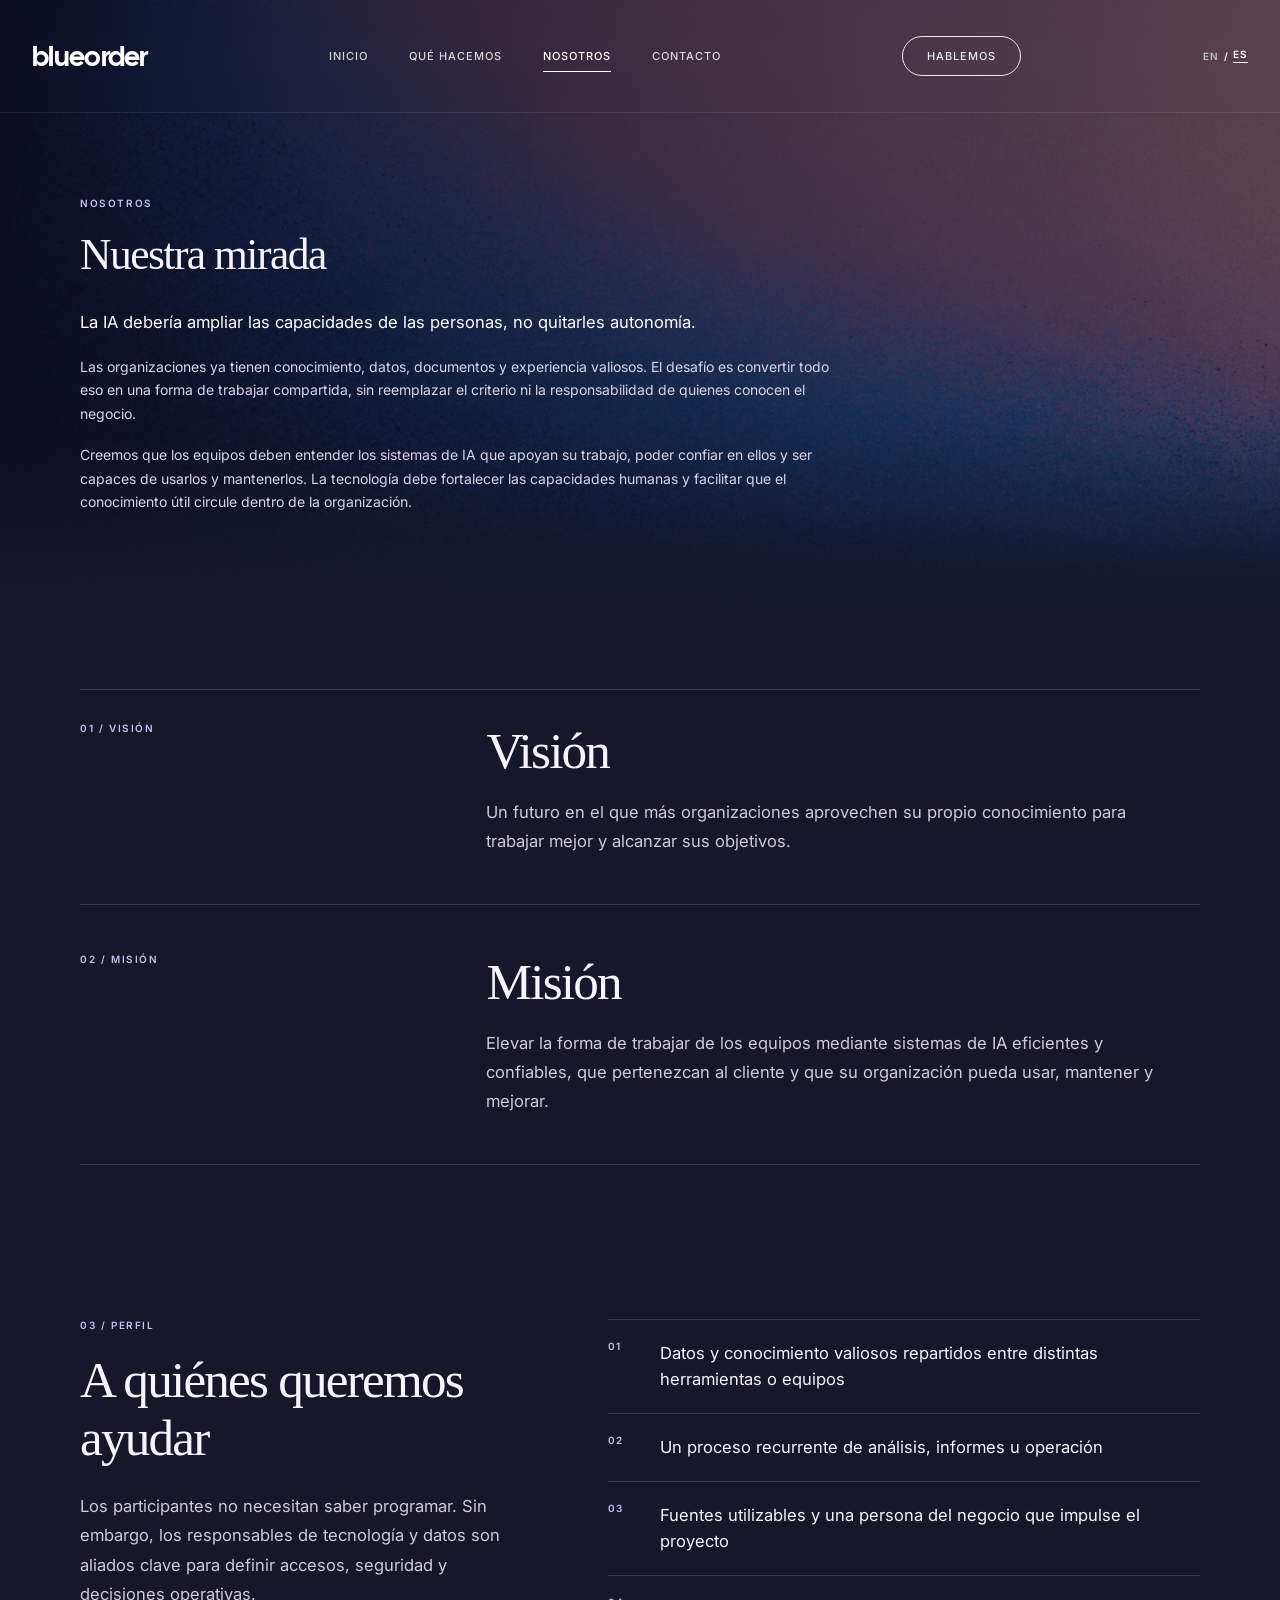
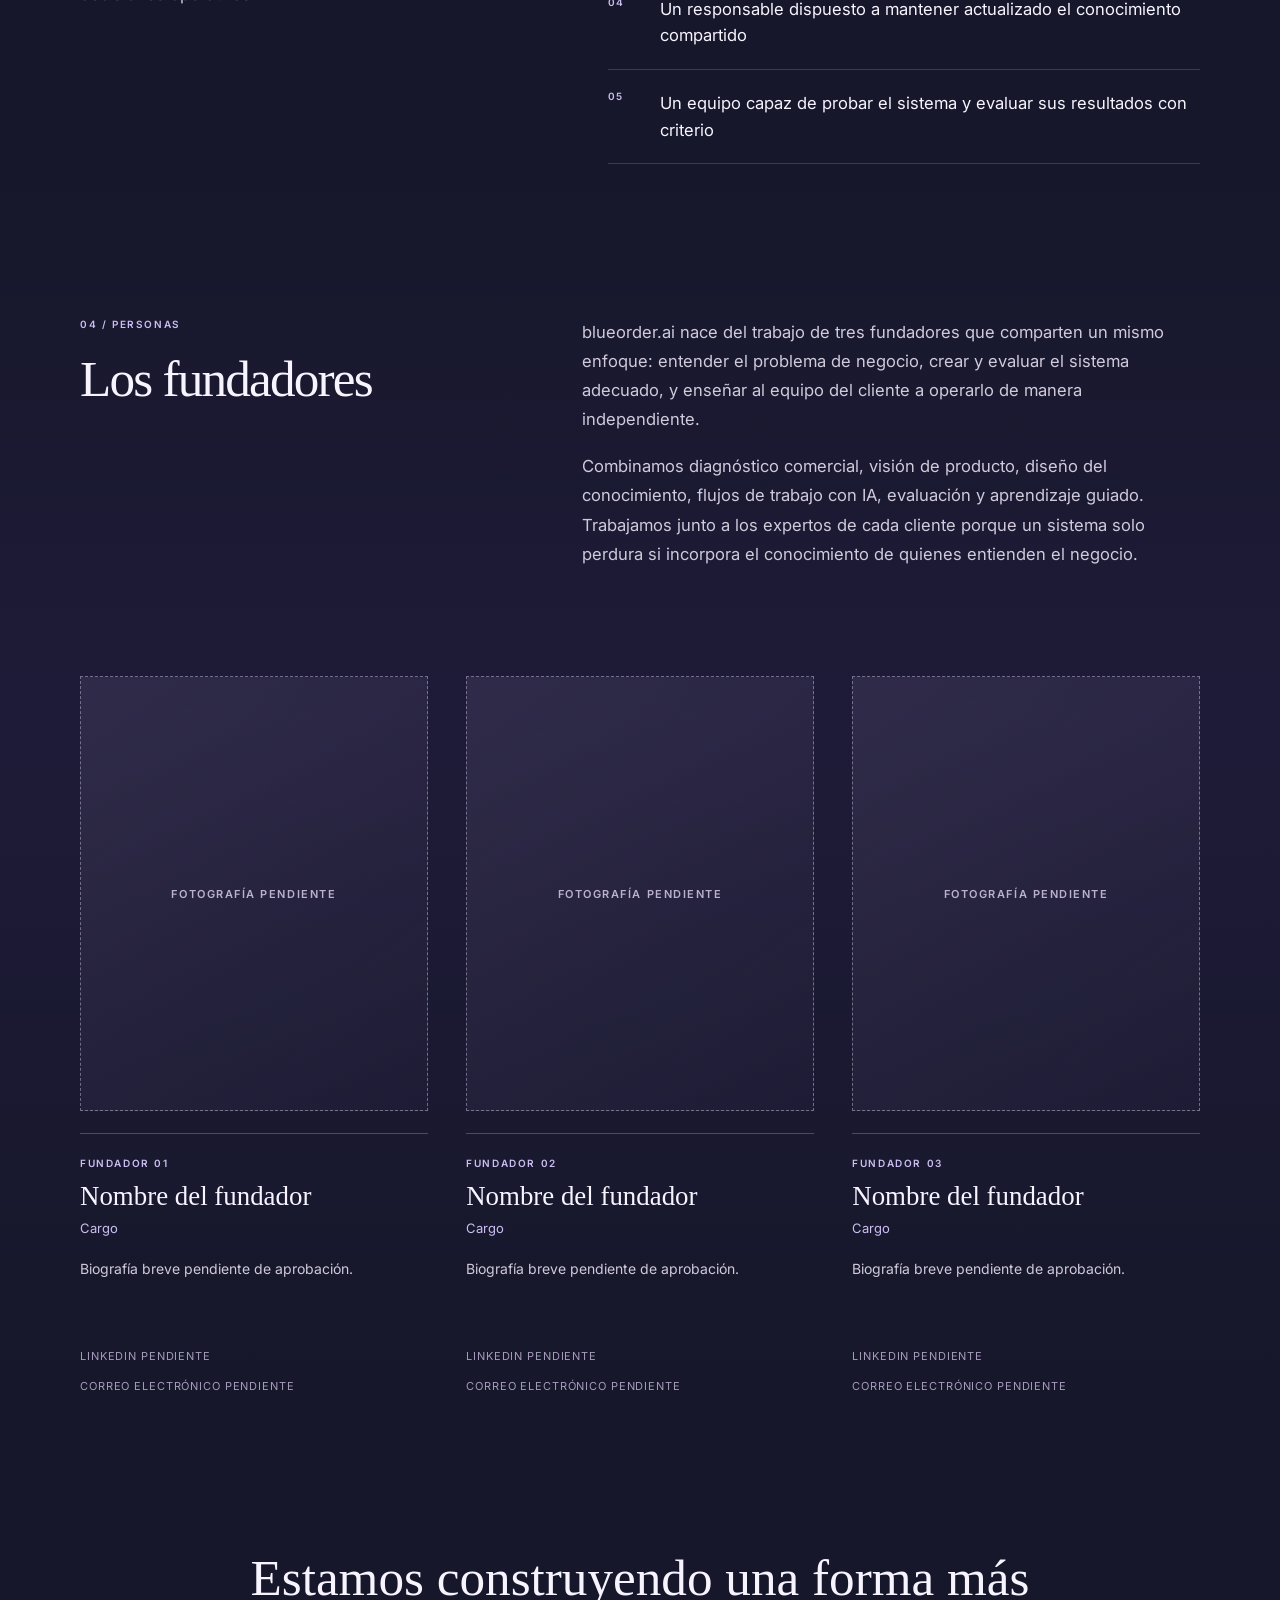
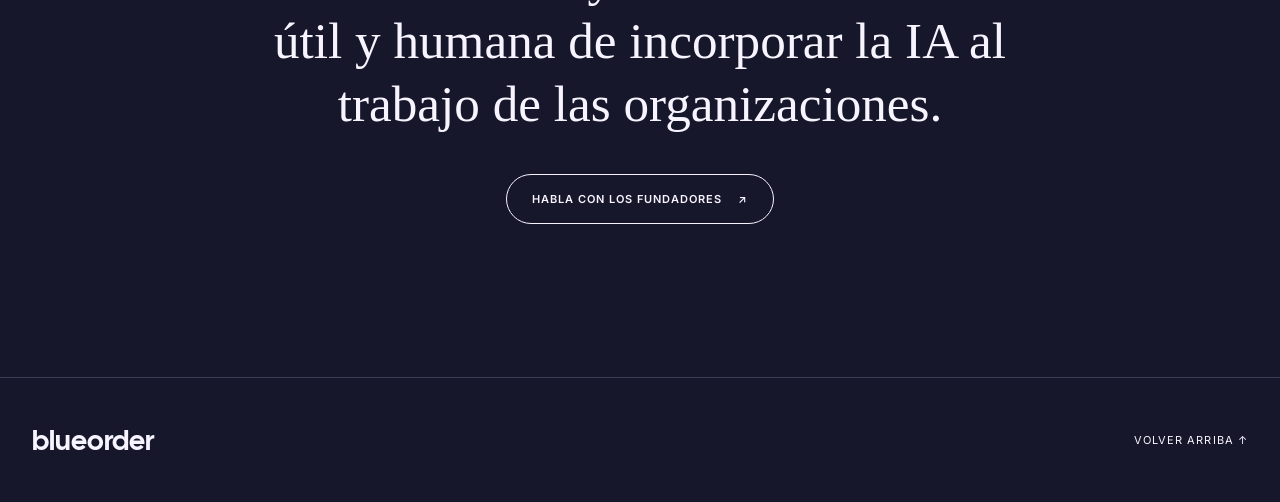
<file: es/nosotros.html>
<!DOCTYPE html>
<html lang="es" class="scroll-smooth">
<head>
    <meta charset="UTF-8">
    <meta name="viewport" content="width=device-width, initial-scale=1.0">
    <meta name="description" content="La visión, misión y mirada de BlueOrder sobre una IA útil que fortalece las capacidades de las personas.">
    <title>Nosotros — BlueOrder</title>
    <link rel="alternate" hreflang="en" href="../about.html">
    <link rel="alternate" hreflang="es" href="./nosotros.html">
    <link rel="alternate" hreflang="x-default" href="../about.html">
    <link rel="preconnect" href="https://fonts.googleapis.com">
    <link rel="preconnect" href="https://fonts.gstatic.com" crossorigin>
    <link href="https://fonts.googleapis.com/css2?family=Inter:wght@300;400;500;600&amp;display=swap" rel="stylesheet">
    <link href="https://fonts.googleapis.com/css2?family=Cal+Sans&amp;display=swap" rel="stylesheet">
    <link rel="stylesheet" href="../assets/css/blueorder-what-we-do.css">
    <link rel="stylesheet" href="../assets/css/blueorder-public-pages.css">
    <link rel="stylesheet" href="../assets/css/blueorder-navigation.css">
</head>
<body class="bo-what-page bo-public-page bo-about-page">
    <header class="bo-what-nav bo-site-nav" data-tone="dark" data-scrolled="false">
        <div class="bo-what-nav-inner">
            <a class="bo-what-logo" href="./index.html" aria-label="Página de inicio de BlueOrder">blueorder</a>
            <nav class="bo-what-nav-links bo-desktop-nav" aria-label="Navegación principal">
                <a class="bo-nav-link" href="./index.html">Inicio</a>
                <a class="bo-nav-link" href="./que-hacemos.html">Qué hacemos</a>
                <a class="bo-nav-link" href="./nosotros.html" aria-current="page">Nosotros</a>
                <a class="bo-nav-link" href="./contacto.html">Contacto</a>
            </nav>
            <a class="bo-what-nav-cta" href="./contacto.html">Hablemos</a>
            <div class="bo-language-switch" role="group" aria-label="Idioma"><a href="../about.html" lang="en" hreflang="en" aria-label="View site in English">EN</a><span aria-hidden="true">/</span><span aria-current="true">ES</span></div>
            <details class="bo-nav-mobile">
                <summary class="bo-nav-mobile-toggle"><span>Menú</span><span class="bo-nav-mobile-icon" aria-hidden="true"></span></summary>
                <nav class="bo-nav-mobile-panel" aria-label="Navegación móvil">
                    <a href="./index.html">Inicio</a>
                    <a href="./que-hacemos.html">Qué hacemos</a>
                    <a href="./nosotros.html" aria-current="page">Nosotros</a>
                    <a href="./contacto.html">Contacto</a>
                </nav>
            </details>
        </div>
    </header>

    <main>
        <section class="bo-public-hero bo-about-hero" id="about" data-theme="dark" aria-labelledby="about-title">
            <div class="bo-public-hero-inner">
                <span class="bo-public-eyebrow">NOSOTROS</span>
                <h1 id="about-title">Nuestra mirada</h1>
                <div class="bo-public-hero-copy">
                    <p class="bo-public-lede">La IA debería ampliar las capacidades de las personas, no quitarles autonomía.</p>
                    <p>Las organizaciones ya tienen conocimiento, datos, documentos y experiencia valiosos. El desafío es convertir todo eso en una forma de trabajar compartida, sin reemplazar el criterio ni la responsabilidad de quienes conocen el negocio.</p>
                    <p>Creemos que los equipos deben entender los sistemas de IA que apoyan su trabajo, poder confiar en ellos y ser capaces de usarlos y mantenerlos. La tecnología debe fortalecer las capacidades humanas y facilitar que el conocimiento útil circule dentro de la organización.</p>
                </div>
            </div>
        </section>

        <div class="bo-public-dark" data-theme="dark">
            <section class="bo-about-beliefs" aria-label="Visión y misión">
                <div class="bo-public-section-inner">
                    <article class="bo-about-belief" data-reveal>
                        <span class="bo-public-section-index">01 / Visión</span>
                        <div>
                            <h2>Visión</h2>
                            <p>Un futuro en el que más organizaciones aprovechen su propio conocimiento para trabajar mejor y alcanzar sus objetivos.</p>
                        </div>
                    </article>
                    <article class="bo-about-belief" data-reveal>
                        <span class="bo-public-section-index">02 / Misión</span>
                        <div>
                            <h2>Misión</h2>
                            <p>Elevar la forma de trabajar de los equipos mediante sistemas de IA eficientes y confiables, que pertenezcan al cliente y que su organización pueda usar, mantener y mejorar.</p>
                        </div>
                    </article>
                </div>
            </section>

            <section class="bo-about-audience" id="who-we-serve" aria-labelledby="audience-title">
                <div class="bo-public-section-inner bo-about-audience-grid">
                    <div data-reveal>
                        <span class="bo-public-section-index">03 / Perfil</span>
                        <h2 id="audience-title">A quiénes queremos ayudar</h2>
                        <p class="bo-about-audience-support">Los participantes no necesitan saber programar. Sin embargo, los responsables de tecnología y datos son aliados clave para definir accesos, seguridad y decisiones operativas.</p>
                    </div>
                    <ol class="bo-about-audience-list" data-reveal>
                        <li><span aria-hidden="true">01</span><p>Datos y conocimiento valiosos repartidos entre distintas herramientas o equipos</p></li>
                        <li><span aria-hidden="true">02</span><p>Un proceso recurrente de análisis, informes u operación</p></li>
                        <li><span aria-hidden="true">03</span><p>Fuentes utilizables y una persona del negocio que impulse el proyecto</p></li>
                        <li><span aria-hidden="true">04</span><p>Un responsable dispuesto a mantener actualizado el conocimiento compartido</p></li>
                        <li><span aria-hidden="true">05</span><p>Un equipo capaz de probar el sistema y evaluar sus resultados con criterio</p></li>
                    </ol>
                </div>
            </section>
        </div>

        <section class="bo-founders" id="founders" data-theme="dark" aria-labelledby="founders-title">
            <div class="bo-public-section-inner">
                <div class="bo-founders-heading" data-reveal>
                    <div>
                        <span class="bo-public-section-index">04 / Personas</span>
                        <h2 id="founders-title">Los fundadores</h2>
                    </div>
                    <div>
                        <p>blueorder.ai nace del trabajo de tres fundadores que comparten un mismo enfoque: entender el problema de negocio, crear y evaluar el sistema adecuado, y enseñar al equipo del cliente a operarlo de manera independiente.</p>
                        <p>Combinamos diagnóstico comercial, visión de producto, diseño del conocimiento, flujos de trabajo con IA, evaluación y aprendizaje guiado. Trabajamos junto a los expertos de cada cliente porque un sistema solo perdura si incorpora el conocimiento de quienes entienden el negocio.</p>
                    </div>
                </div>
                <!-- Antes del lanzamiento, añadir los nombres, cargos, fotografías y biografías breves aprobadas de los fundadores. -->
                <div class="bo-founder-list">
                    <article class="bo-founder" aria-label="Datos pendientes del primer fundador" data-reveal>
                        <div class="bo-founder-portrait" role="img" aria-label="Fotografía del fundador pendiente"><span>Fotografía pendiente</span></div>
                        <div class="bo-founder-meta">
                            <span class="bo-public-section-index">Fundador 01</span>
                            <h3>Nombre del fundador</h3>
                            <p class="bo-founder-role">Cargo</p>
                            <p class="bo-founder-bio">Biografía breve pendiente de aprobación.</p>
                            <div class="bo-founder-links" aria-label="Enlaces profesionales pendientes"><span>LinkedIn pendiente</span><span>Correo electrónico pendiente</span></div>
                        </div>
                    </article>
                    <article class="bo-founder" aria-label="Datos pendientes del segundo fundador" data-reveal>
                        <div class="bo-founder-portrait" role="img" aria-label="Fotografía del fundador pendiente"><span>Fotografía pendiente</span></div>
                        <div class="bo-founder-meta">
                            <span class="bo-public-section-index">Fundador 02</span>
                            <h3>Nombre del fundador</h3>
                            <p class="bo-founder-role">Cargo</p>
                            <p class="bo-founder-bio">Biografía breve pendiente de aprobación.</p>
                            <div class="bo-founder-links" aria-label="Enlaces profesionales pendientes"><span>LinkedIn pendiente</span><span>Correo electrónico pendiente</span></div>
                        </div>
                    </article>
                    <article class="bo-founder" aria-label="Datos pendientes del tercer fundador" data-reveal>
                        <div class="bo-founder-portrait" role="img" aria-label="Fotografía del fundador pendiente"><span>Fotografía pendiente</span></div>
                        <div class="bo-founder-meta">
                            <span class="bo-public-section-index">Fundador 03</span>
                            <h3>Nombre del fundador</h3>
                            <p class="bo-founder-role">Cargo</p>
                            <p class="bo-founder-bio">Biografía breve pendiente de aprobación.</p>
                            <div class="bo-founder-links" aria-label="Enlaces profesionales pendientes"><span>LinkedIn pendiente</span><span>Correo electrónico pendiente</span></div>
                        </div>
                    </article>
                </div>
            </div>
        </section>

        <section class="bo-public-dark bo-about-close" data-theme="dark" aria-label="Habla con los fundadores">
            <div class="bo-public-section-inner" data-reveal>
                <p>Estamos construyendo una forma más útil y humana de incorporar la IA al trabajo de las organizaciones.</p>
                <a class="bo-public-cta" href="./contacto.html">Habla con los fundadores <span aria-hidden="true">↗</span></a>
            </div>
        </section>
    </main>

    <footer class="bo-what-footer">
        <div class="bo-what-footer-inner">
            <a class="bo-what-footer-logo" href="./index.html">blueorder</a>
            <a href="#about">Volver arriba ↑</a>
        </div>
    </footer>

    <script type="module" src="../assets/js/blueorder-what-we-do.js"></script>
</body>
</html>
</file>
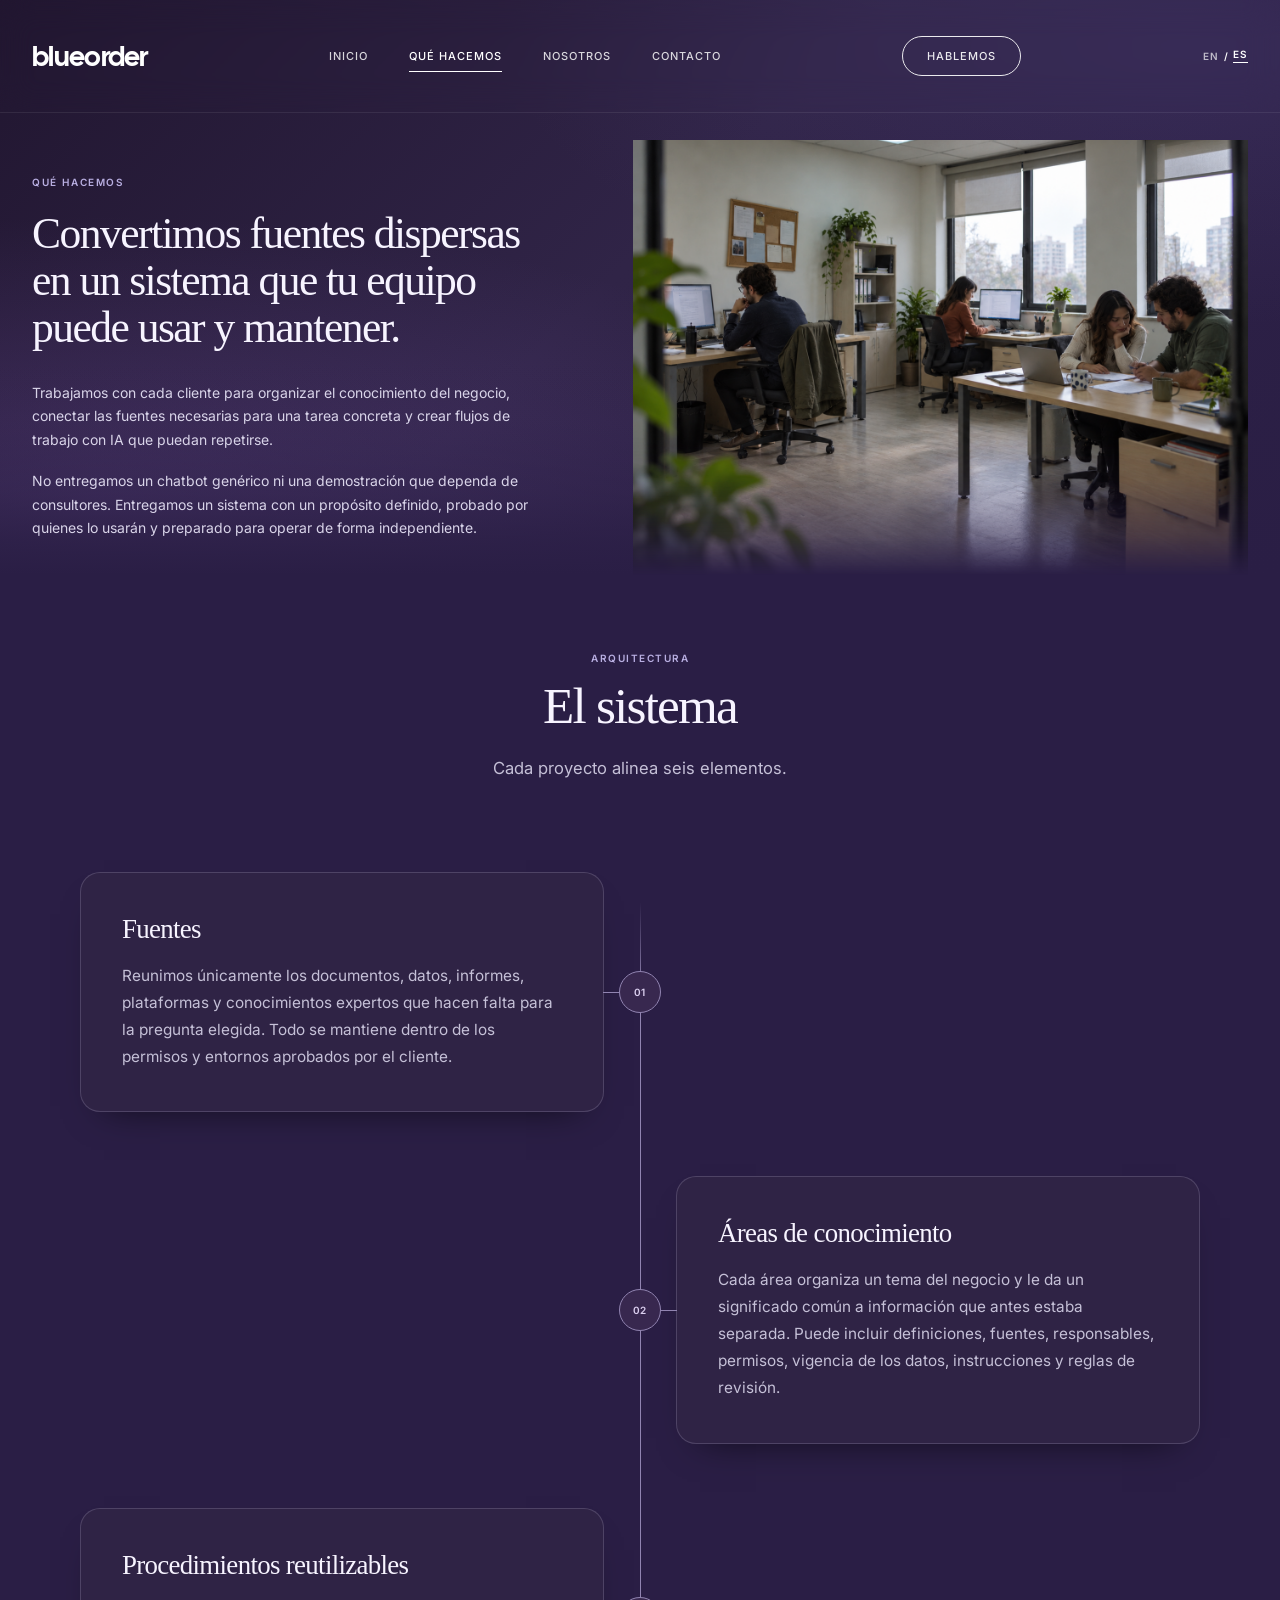
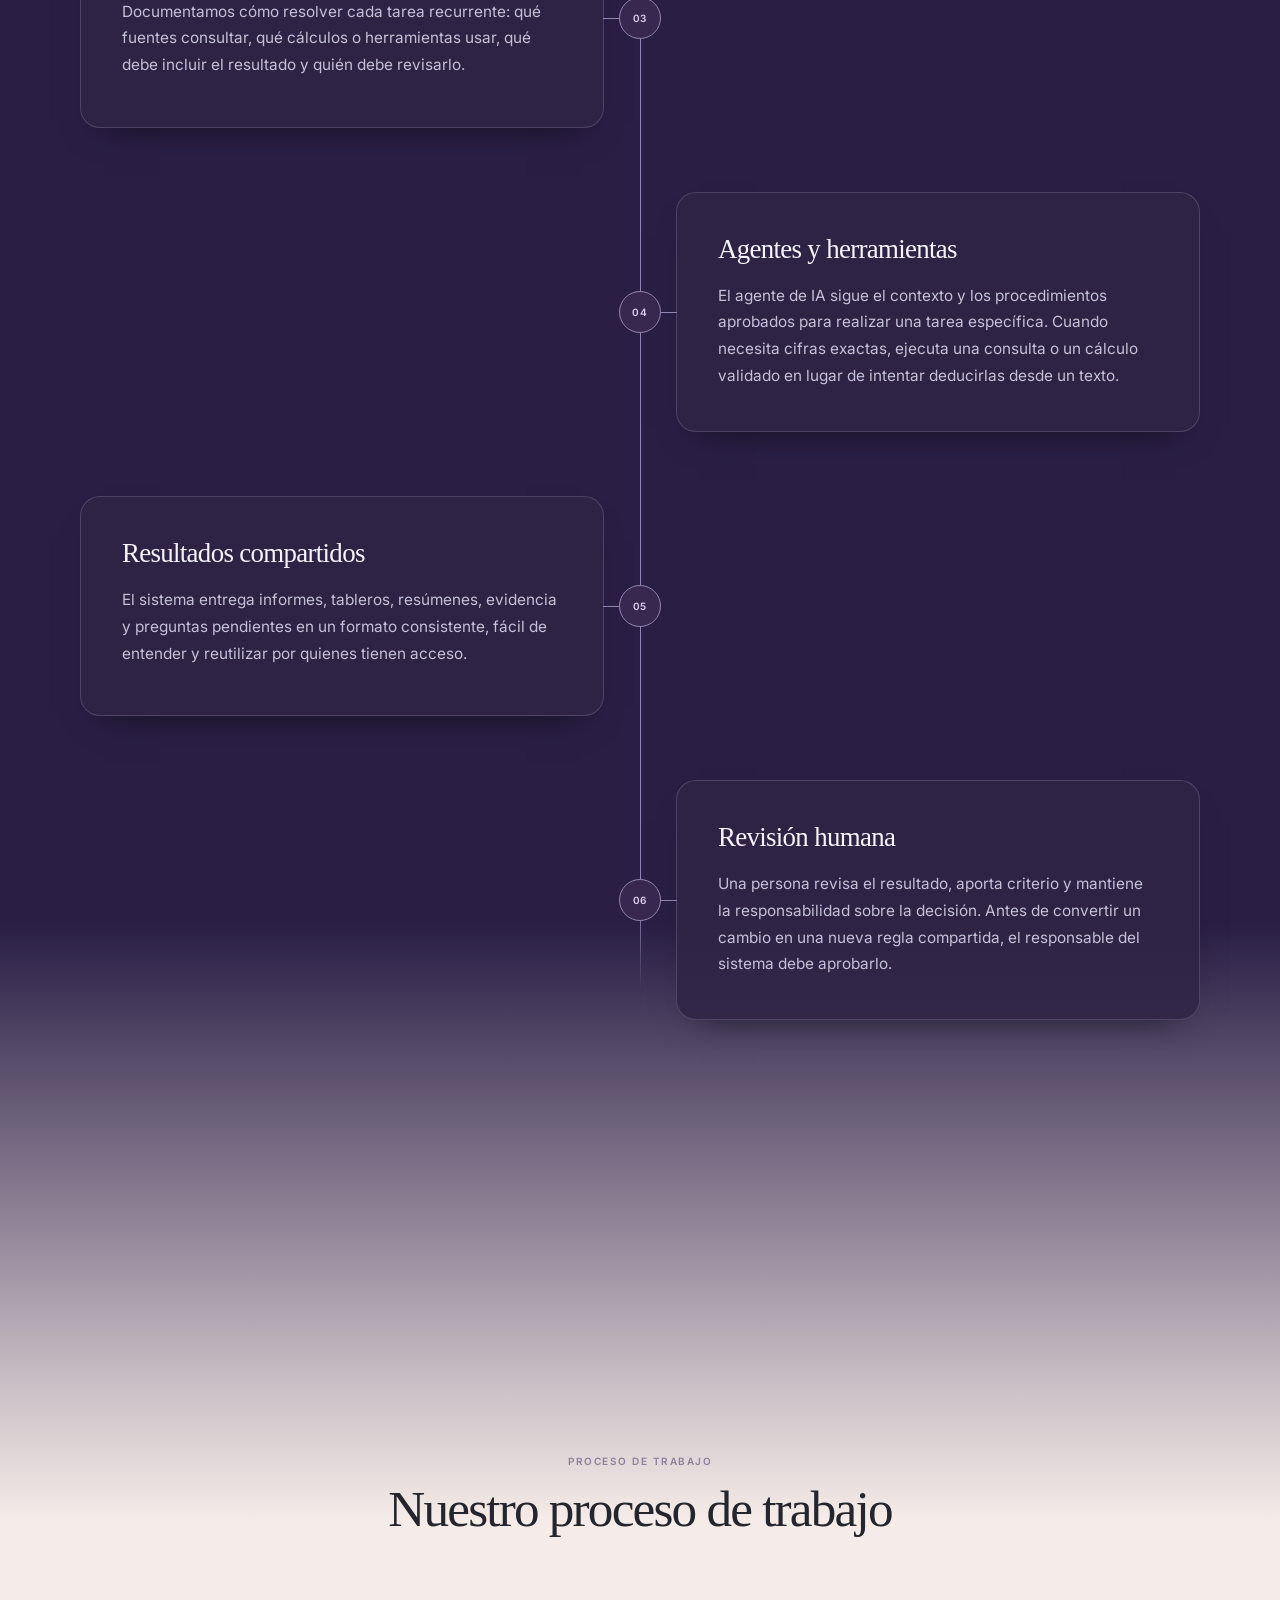
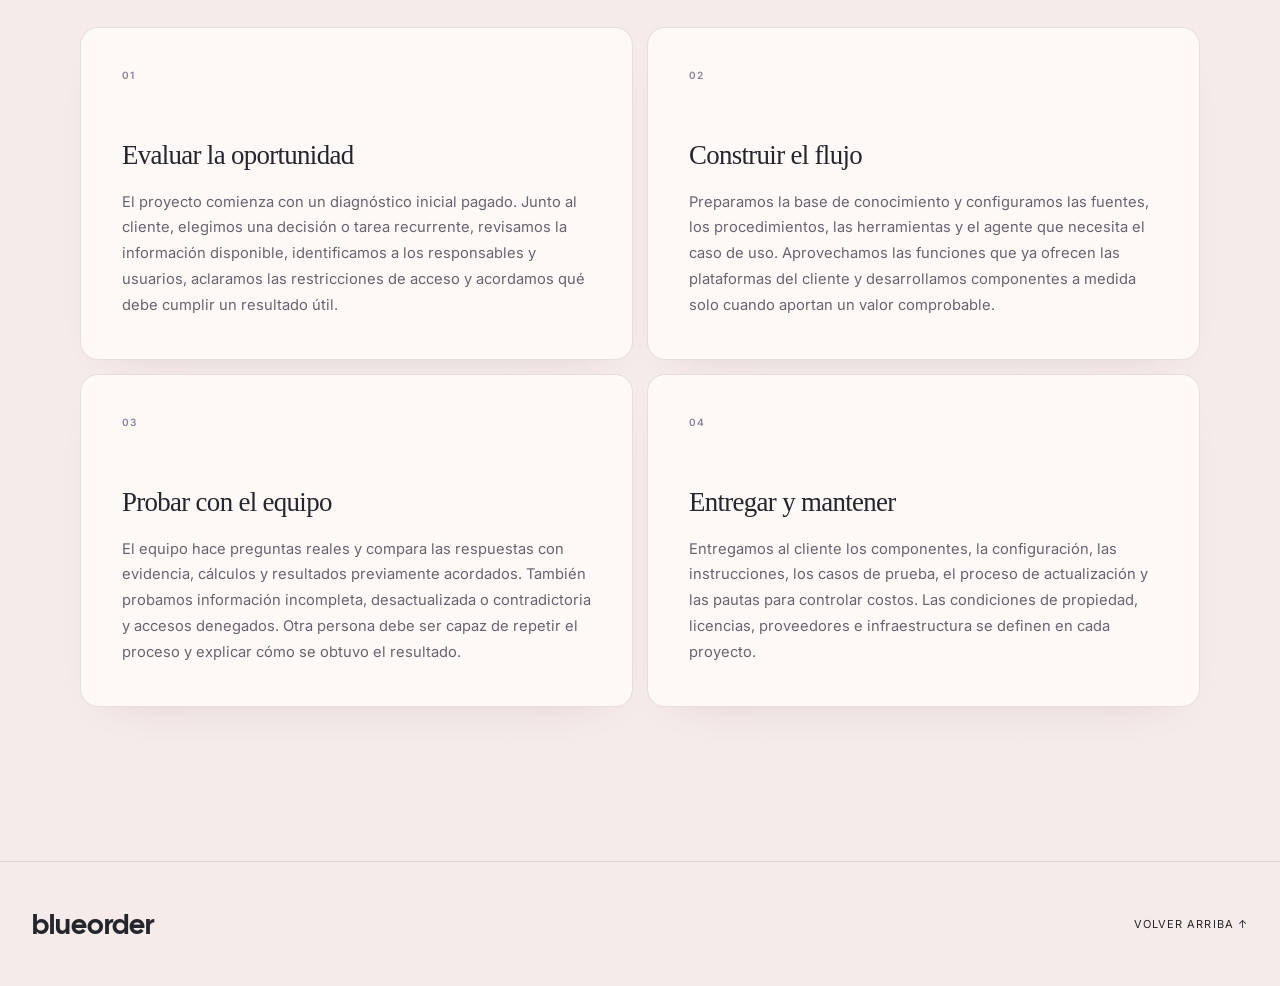
<file: es/que-hacemos.html>
<!DOCTYPE html>
<html lang="es" class="scroll-smooth">
<head>
    <meta charset="UTF-8">
    <meta name="viewport" content="width=device-width, initial-scale=1.0">
    <meta name="description" content="Cómo BlueOrder convierte conocimiento disperso en procesos de trabajo con IA que los equipos pueden usar y mantener.">
    <title>Qué hacemos — BlueOrder</title>
    <link rel="alternate" hreflang="en" href="../what-do-we-do-purple.html">
    <link rel="alternate" hreflang="es" href="./que-hacemos.html">
    <link rel="alternate" hreflang="x-default" href="../what-do-we-do-purple.html">
    <link rel="preconnect" href="https://fonts.googleapis.com">
    <link rel="preconnect" href="https://fonts.gstatic.com" crossorigin>
    <link href="https://fonts.googleapis.com/css2?family=Inter:wght@300;400;500;600&amp;display=swap" rel="stylesheet">
    <link href="https://fonts.googleapis.com/css2?family=Cal+Sans&amp;display=swap" rel="stylesheet">
    <link rel="stylesheet" href="../assets/css/blueorder-what-we-do.css">
    <link rel="stylesheet" href="../assets/css/blueorder-what-we-do-purple.css">
    <link rel="stylesheet" href="../assets/css/blueorder-navigation.css">
</head>
<body class="bo-what-page bo-what-purple-page">
    <header class="bo-what-nav bo-site-nav" data-tone="dark" data-scrolled="false">
        <div class="bo-what-nav-inner">
            <a class="bo-what-logo" href="./index.html" aria-label="Página de inicio de BlueOrder">blueorder</a>
            <nav class="bo-what-nav-links bo-desktop-nav" aria-label="Navegación principal">
                <a class="bo-nav-link" href="./index.html">Inicio</a>
                <a class="bo-nav-link" href="./que-hacemos.html" aria-current="page">Qué hacemos</a>
                <a class="bo-nav-link" href="./nosotros.html">Nosotros</a>
                <a class="bo-nav-link" href="./contacto.html">Contacto</a>
            </nav>
            <a class="bo-what-nav-cta" href="./contacto.html">Hablemos</a>
            <div class="bo-language-switch" role="group" aria-label="Idioma"><a href="../what-do-we-do-purple.html" lang="en" hreflang="en" aria-label="View site in English">EN</a><span aria-hidden="true">/</span><span aria-current="true">ES</span></div>
            <details class="bo-nav-mobile">
                <summary class="bo-nav-mobile-toggle"><span>Menú</span><span class="bo-nav-mobile-icon" aria-hidden="true"></span></summary>
                <nav class="bo-nav-mobile-panel" aria-label="Navegación móvil">
                    <a href="./index.html">Inicio</a>
                    <a href="./que-hacemos.html" aria-current="page">Qué hacemos</a>
                    <a href="./nosotros.html">Nosotros</a>
                    <a href="./contacto.html">Contacto</a>
                </nav>
            </details>
        </div>
    </header>

    <main>
        <section class="bo-what-hero" id="hero" data-theme="dark" aria-labelledby="what-hero-title">
            <div class="bo-what-network" aria-hidden="true">
                <svg class="bo-what-network-svg" xmlns="http://www.w3.org/2000/svg">
                    <defs>
                        <linearGradient id="boWhatHeroLines" x1="0%" y1="0%" x2="100%" y2="100%">
                            <stop offset="0%" stop-color="#818cf8" stop-opacity=".55"></stop>
                            <stop offset="100%" stop-color="#c084fc" stop-opacity=".25"></stop>
                        </linearGradient>
                    </defs>
                    <g class="bo-network-lines"></g>
                    <g class="bo-network-nodes"></g>
                </svg>
            </div>
            <div class="bo-what-hero-inner">
                <div class="bo-what-hero-content">
                    <span class="bo-what-eyebrow">QUÉ HACEMOS</span>
                    <h1 id="what-hero-title">Convertimos fuentes dispersas en un sistema que tu equipo puede usar y mantener.</h1>
                    <div class="bo-what-hero-copy">
                        <p>Trabajamos con cada cliente para organizar el conocimiento del negocio, conectar las fuentes necesarias para una tarea concreta y crear flujos de trabajo con IA que puedan repetirse.</p>
                        <p>No entregamos un chatbot genérico ni una demostración que dependa de consultores. Entregamos un sistema con un propósito definido, probado por quienes lo usarán y preparado para operar de forma independiente.</p>
                    </div>
                </div>
                <figure class="bo-what-hero-image">
                    <img src="../assets/images/santiago.png" alt="Integrantes de un equipo que colaboran en una oficina">
                </figure>
            </div>
        </section>

        <section class="bo-what-system" id="working-system" data-theme="dark" aria-labelledby="working-system-title">
            <div class="bo-what-section-inner">
                <div class="bo-what-section-heading" data-reveal>
                    <span>ARQUITECTURA</span>
                    <h2 id="working-system-title">El sistema</h2>
                    <p>Cada proyecto alinea seis elementos.</p>
                </div>

                <ol class="bo-system-flow">
                    <li class="bo-system-stage" data-reveal>
                        <article class="bo-system-card">
                            <h3>Fuentes</h3>
                            <p>Reunimos únicamente los documentos, datos, informes, plataformas y conocimientos expertos que hacen falta para la pregunta elegida. Todo se mantiene dentro de los permisos y entornos aprobados por el cliente.</p>
                        </article>
                        <span class="bo-system-node" aria-hidden="true">01</span>
                    </li>
                    <li class="bo-system-stage" data-reveal>
                        <article class="bo-system-card">
                            <h3>Áreas de conocimiento</h3>
                            <p>Cada área organiza un tema del negocio y le da un significado común a información que antes estaba separada. Puede incluir definiciones, fuentes, responsables, permisos, vigencia de los datos, instrucciones y reglas de revisión.</p>
                        </article>
                        <span class="bo-system-node" aria-hidden="true">02</span>
                    </li>
                    <li class="bo-system-stage" data-reveal>
                        <article class="bo-system-card">
                            <h3>Procedimientos reutilizables</h3>
                            <p>Documentamos cómo resolver cada tarea recurrente: qué fuentes consultar, qué cálculos o herramientas usar, qué debe incluir el resultado y quién debe revisarlo.</p>
                        </article>
                        <span class="bo-system-node" aria-hidden="true">03</span>
                    </li>
                    <li class="bo-system-stage" data-reveal>
                        <article class="bo-system-card">
                            <h3>Agentes y herramientas</h3>
                            <p>El agente de IA sigue el contexto y los procedimientos aprobados para realizar una tarea específica. Cuando necesita cifras exactas, ejecuta una consulta o un cálculo validado en lugar de intentar deducirlas desde un texto.</p>
                        </article>
                        <span class="bo-system-node" aria-hidden="true">04</span>
                    </li>
                    <li class="bo-system-stage" data-reveal>
                        <article class="bo-system-card">
                            <h3>Resultados compartidos</h3>
                            <p>El sistema entrega informes, tableros, resúmenes, evidencia y preguntas pendientes en un formato consistente, fácil de entender y reutilizar por quienes tienen acceso.</p>
                        </article>
                        <span class="bo-system-node" aria-hidden="true">05</span>
                    </li>
                    <li class="bo-system-stage" data-reveal>
                        <article class="bo-system-card">
                            <h3>Revisión humana</h3>
                            <p>Una persona revisa el resultado, aporta criterio y mantiene la responsabilidad sobre la decisión. Antes de convertir un cambio en una nueva regla compartida, el responsable del sistema debe aprobarlo.</p>
                        </article>
                        <span class="bo-system-node" aria-hidden="true">06</span>
                    </li>
                </ol>
            </div>
        </section>

        <div class="bo-what-lower">
            <div class="bo-what-transition" aria-hidden="true"></div>
            <section class="bo-what-workflow" id="client-workflow" data-theme="light" aria-labelledby="client-workflow-title">
                <div class="bo-what-section-inner">
                    <div class="bo-what-section-heading" data-reveal>
                        <span>PROCESO DE TRABAJO</span>
                        <h2 id="client-workflow-title">Nuestro proceso de trabajo</h2>
                    </div>
                    <div class="bo-what-workflow-grid">
                        <article class="bo-what-workflow-card" data-reveal>
                            <span class="bo-what-number">01</span>
                            <h3>Evaluar la oportunidad</h3>
                            <p>El proyecto comienza con un diagnóstico inicial pagado. Junto al cliente, elegimos una decisión o tarea recurrente, revisamos la información disponible, identificamos a los responsables y usuarios, aclaramos las restricciones de acceso y acordamos qué debe cumplir un resultado útil.</p>
                        </article>
                        <article class="bo-what-workflow-card" data-reveal>
                            <span class="bo-what-number">02</span>
                            <h3>Construir el flujo</h3>
                            <p>Preparamos la base de conocimiento y configuramos las fuentes, los procedimientos, las herramientas y el agente que necesita el caso de uso. Aprovechamos las funciones que ya ofrecen las plataformas del cliente y desarrollamos componentes a medida solo cuando aportan un valor comprobable.</p>
                        </article>
                        <article class="bo-what-workflow-card" data-reveal>
                            <span class="bo-what-number">03</span>
                            <h3>Probar con el equipo</h3>
                            <p>El equipo hace preguntas reales y compara las respuestas con evidencia, cálculos y resultados previamente acordados. También probamos información incompleta, desactualizada o contradictoria y accesos denegados. Otra persona debe ser capaz de repetir el proceso y explicar cómo se obtuvo el resultado.</p>
                        </article>
                        <article class="bo-what-workflow-card" data-reveal>
                            <span class="bo-what-number">04</span>
                            <h3>Entregar y mantener</h3>
                            <p>Entregamos al cliente los componentes, la configuración, las instrucciones, los casos de prueba, el proceso de actualización y las pautas para controlar costos. Las condiciones de propiedad, licencias, proveedores e infraestructura se definen en cada proyecto.</p>
                        </article>
                    </div>
                </div>
            </section>
        </div>
    </main>

    <footer class="bo-what-footer">
        <div class="bo-what-footer-inner">
            <a class="bo-what-footer-logo" href="./index.html">blueorder</a>
            <a href="#hero">Volver arriba ↑</a>
        </div>
    </footer>

    <script type="module" src="../assets/js/blueorder-what-we-do.js"></script>
</body>
</html>
</file>
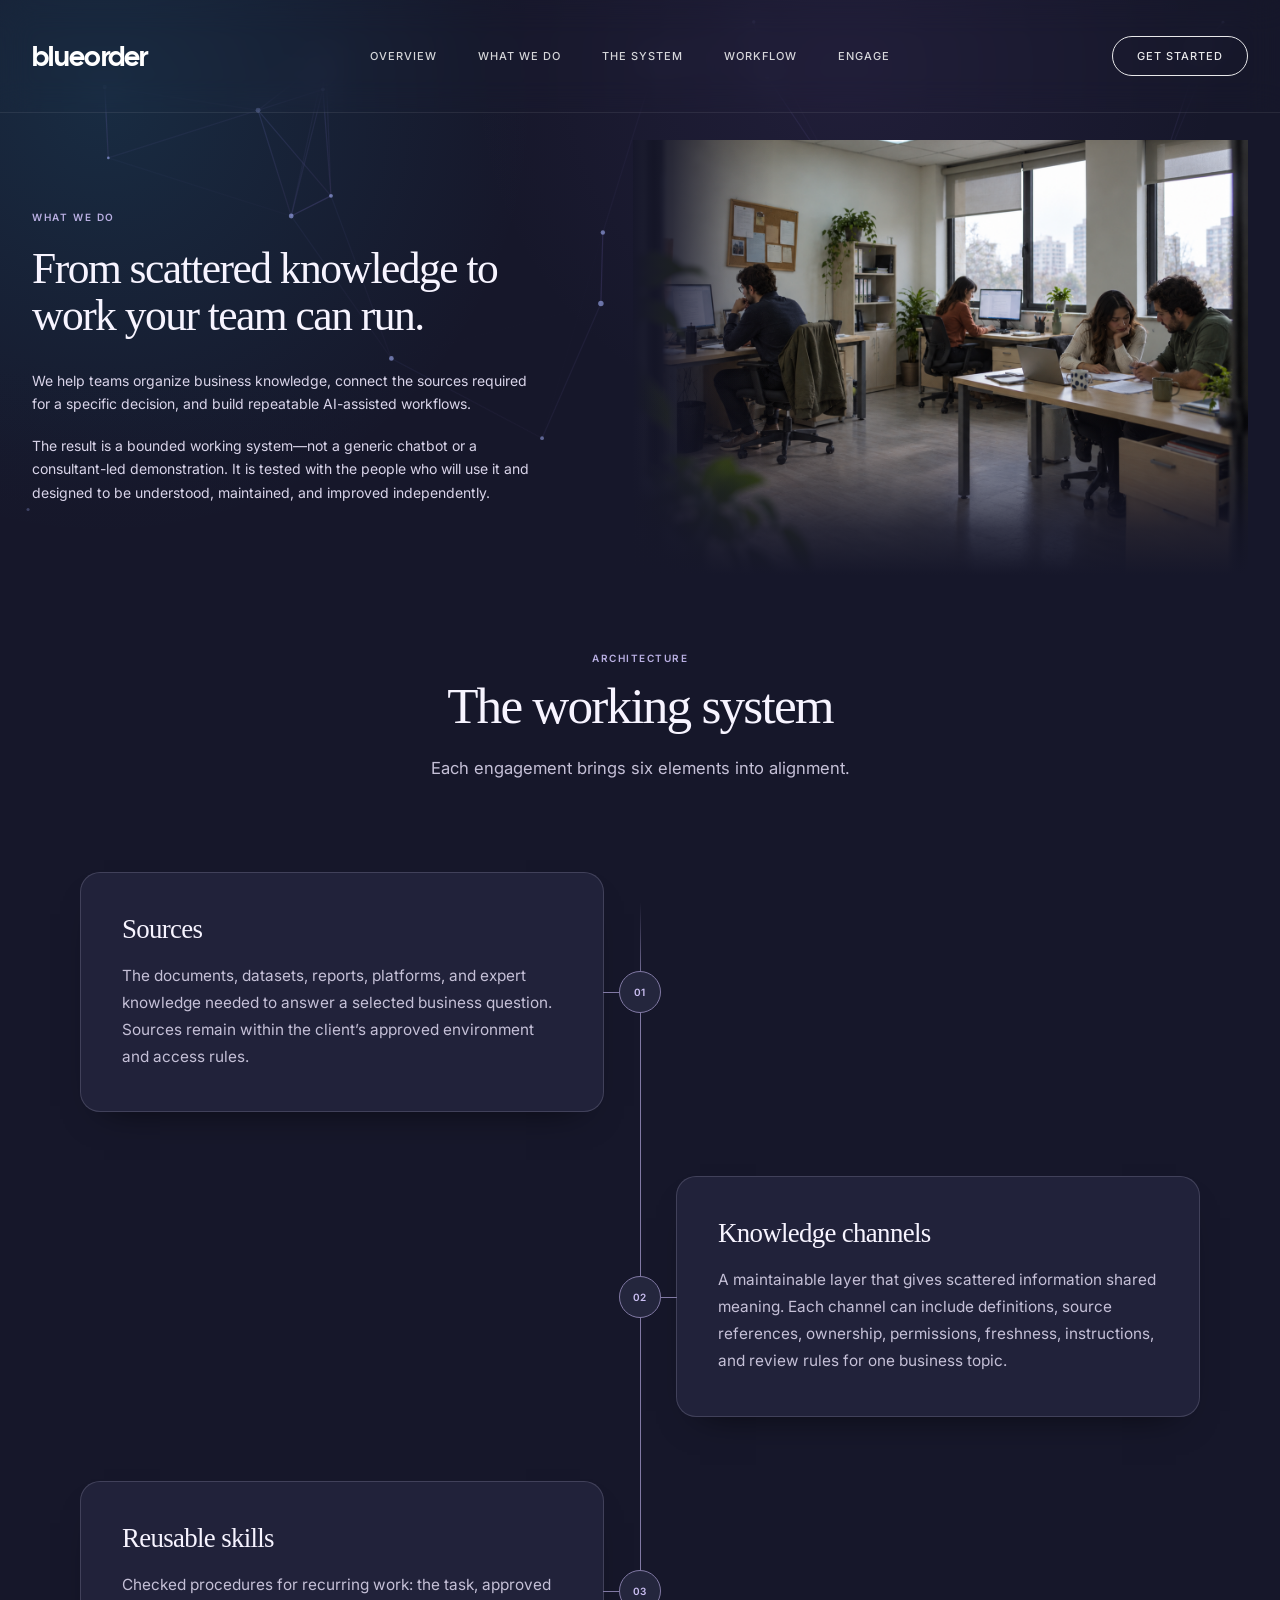
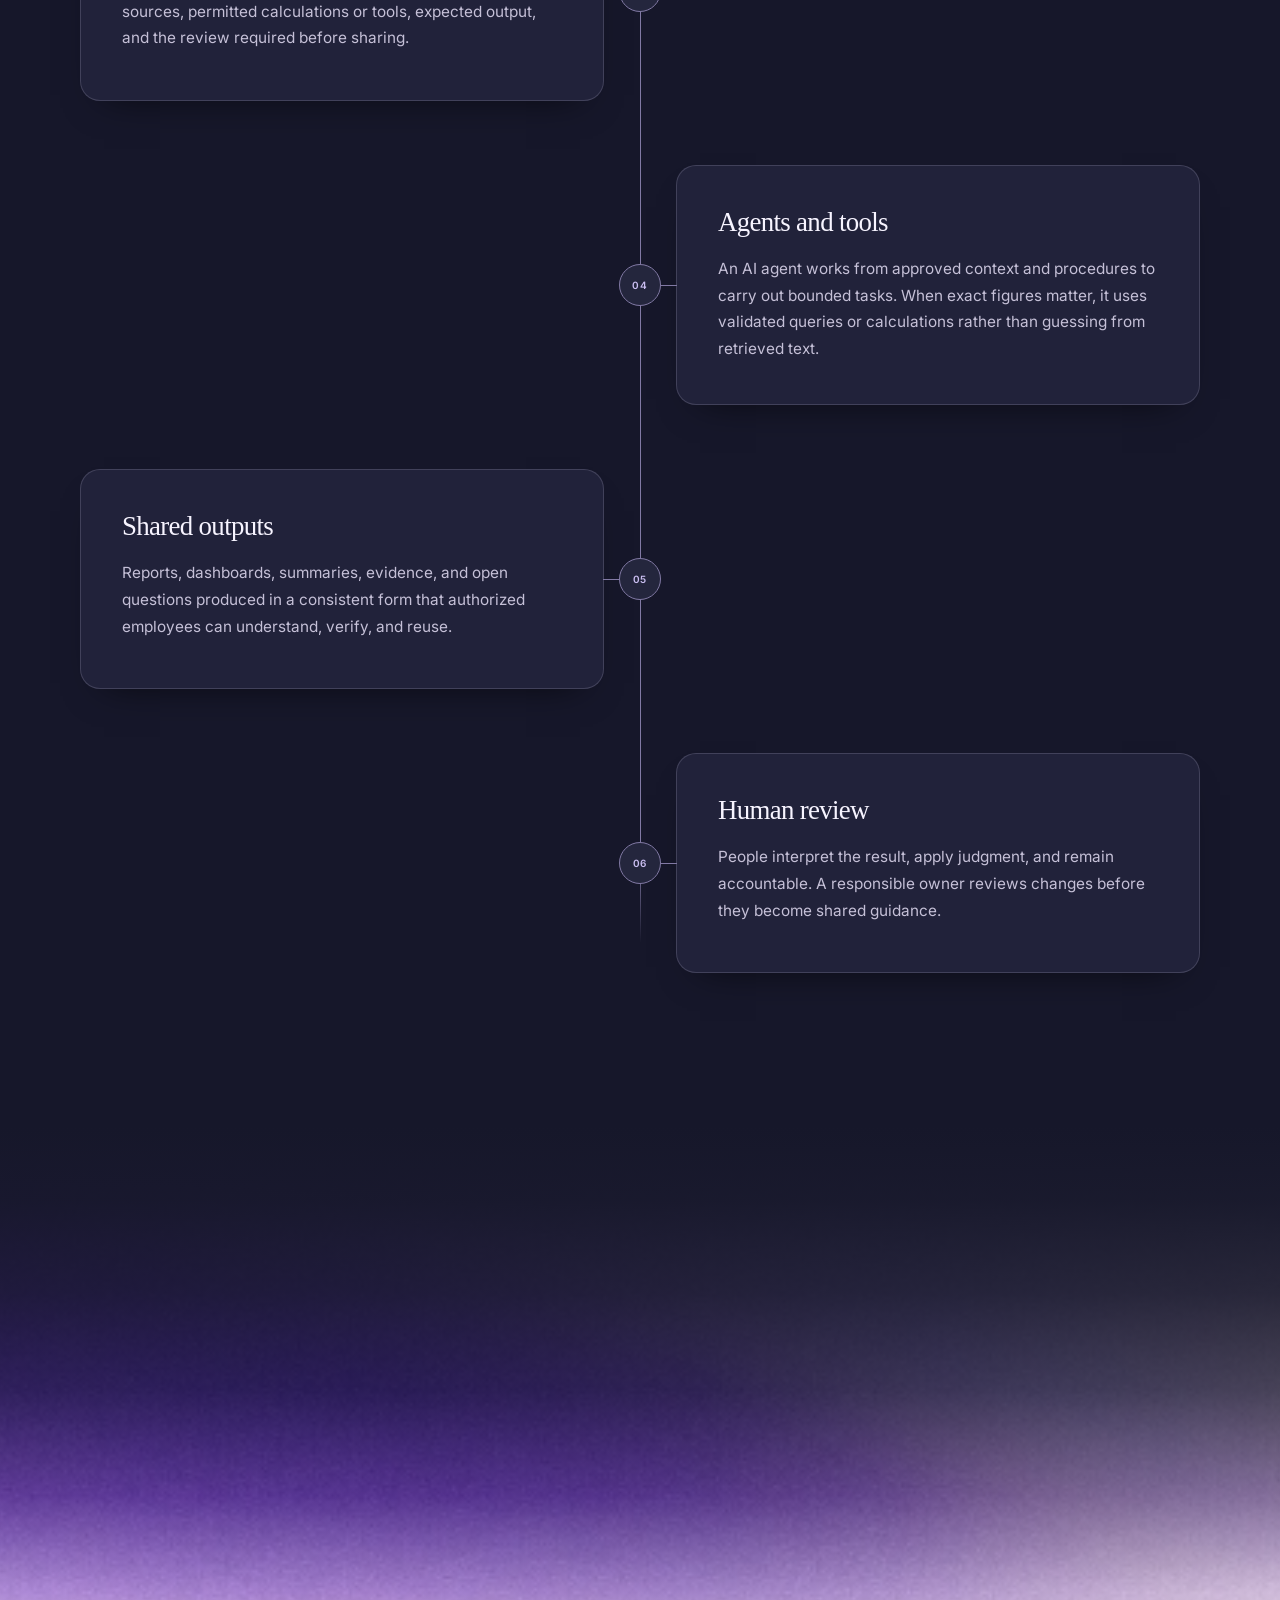
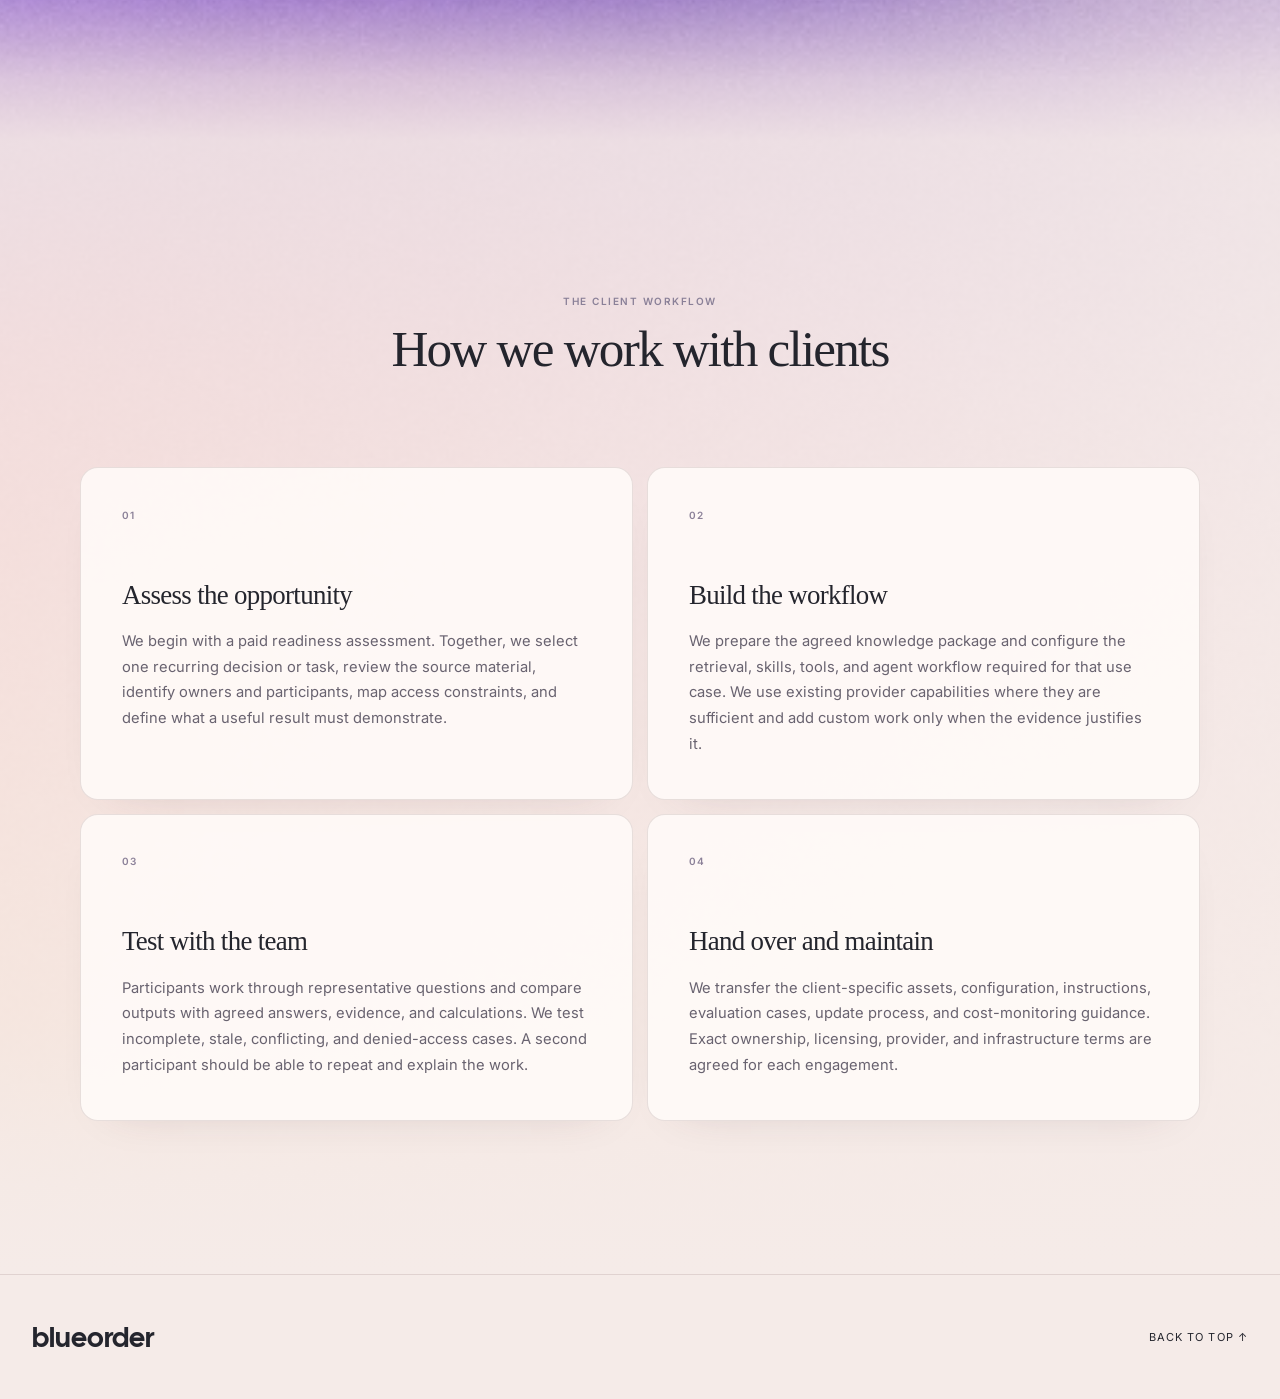
<file: unused/pages/what-we-do-light.html>
<!DOCTYPE html>
<html lang="en" class="scroll-smooth">
<head>
    <meta charset="UTF-8">
    <meta name="viewport" content="width=device-width, initial-scale=1.0">
    <meta name="description" content="How BlueOrder turns scattered business knowledge into repeatable, maintainable AI-assisted workflows.">
    <title>What we do — BlueOrder</title>
    <link rel="preconnect" href="https://fonts.googleapis.com">
    <link rel="preconnect" href="https://fonts.gstatic.com" crossorigin>
    <link href="https://fonts.googleapis.com/css2?family=Inter:wght@300;400;500;600&amp;display=swap" rel="stylesheet">
    <link href="https://fonts.googleapis.com/css2?family=Cal+Sans&amp;display=swap" rel="stylesheet">
    <link rel="stylesheet" href="../../assets/css/blueorder-what-we-do.css">
</head>
<body class="bo-what-page">
    <header class="bo-what-nav" data-tone="dark" data-scrolled="false">
        <div class="bo-what-nav-inner">
            <a class="bo-what-logo" href="../../index.html" aria-label="BlueOrder homepage">blueorder</a>
            <nav class="bo-what-nav-links" aria-label="Primary navigation">
                <a href="../../index.html">Overview</a>
                <a href="#hero" aria-current="page">What We Do</a>
                <a href="#working-system">The System</a>
                <a href="#client-workflow">Workflow</a>
                <a href="../../index.html#contact">Engage</a>
            </nav>
            <a class="bo-what-nav-cta" href="../../index.html#contact">Get Started</a>
        </div>
    </header>

    <main>
        <section class="bo-what-hero" id="hero" data-theme="dark" aria-labelledby="what-hero-title">
            <div class="bo-what-network" aria-hidden="true">
                <svg class="bo-what-network-svg" xmlns="http://www.w3.org/2000/svg">
                    <defs>
                        <linearGradient id="boWhatHeroLines" x1="0%" y1="0%" x2="100%" y2="100%">
                            <stop offset="0%" stop-color="#818cf8" stop-opacity=".55"></stop>
                            <stop offset="100%" stop-color="#c084fc" stop-opacity=".25"></stop>
                        </linearGradient>
                    </defs>
                    <g class="bo-network-lines"></g>
                    <g class="bo-network-nodes"></g>
                </svg>
            </div>
            <div class="bo-what-hero-inner">
                <div class="bo-what-hero-content">
                    <span class="bo-what-eyebrow">What we do</span>
                    <h1 id="what-hero-title">From scattered knowledge to work your team can run.</h1>
                    <div class="bo-what-hero-copy">
                        <p>We help teams organize business knowledge, connect the sources required for a specific decision, and build repeatable AI-assisted workflows.</p>
                        <p>The result is a bounded working system—not a generic chatbot or a consultant-led demonstration. It is tested with the people who will use it and designed to be understood, maintained, and improved independently.</p>
                    </div>
                </div>
                <figure class="bo-what-hero-image">
                    <img src="../../assets/images/santiago.png" alt="Team members collaborating in an office">
                </figure>
            </div>
        </section>

        <section class="bo-what-system" id="working-system" data-theme="dark" aria-labelledby="working-system-title">
            <div class="bo-what-section-inner">
                <div class="bo-what-section-heading" data-reveal>
                    <span>Architecture</span>
                    <h2 id="working-system-title">The working system</h2>
                    <p>Each engagement brings six elements into alignment.</p>
                </div>

                <ol class="bo-system-flow">
                    <li class="bo-system-stage" data-reveal>
                        <article class="bo-system-card">
                            <h3>Sources</h3>
                            <p>The documents, datasets, reports, platforms, and expert knowledge needed to answer a selected business question. Sources remain within the client’s approved environment and access rules.</p>
                        </article>
                        <span class="bo-system-node" aria-hidden="true">01</span>
                    </li>
                    <li class="bo-system-stage" data-reveal>
                        <article class="bo-system-card">
                            <h3>Knowledge channels</h3>
                            <p>A maintainable layer that gives scattered information shared meaning. Each channel can include definitions, source references, ownership, permissions, freshness, instructions, and review rules for one business topic.</p>
                        </article>
                        <span class="bo-system-node" aria-hidden="true">02</span>
                    </li>
                    <li class="bo-system-stage" data-reveal>
                        <article class="bo-system-card">
                            <h3>Reusable skills</h3>
                            <p>Checked procedures for recurring work: the task, approved sources, permitted calculations or tools, expected output, and the review required before sharing.</p>
                        </article>
                        <span class="bo-system-node" aria-hidden="true">03</span>
                    </li>
                    <li class="bo-system-stage" data-reveal>
                        <article class="bo-system-card">
                            <h3>Agents and tools</h3>
                            <p>An AI agent works from approved context and procedures to carry out bounded tasks. When exact figures matter, it uses validated queries or calculations rather than guessing from retrieved text.</p>
                        </article>
                        <span class="bo-system-node" aria-hidden="true">04</span>
                    </li>
                    <li class="bo-system-stage" data-reveal>
                        <article class="bo-system-card">
                            <h3>Shared outputs</h3>
                            <p>Reports, dashboards, summaries, evidence, and open questions produced in a consistent form that authorized employees can understand, verify, and reuse.</p>
                        </article>
                        <span class="bo-system-node" aria-hidden="true">05</span>
                    </li>
                    <li class="bo-system-stage" data-reveal>
                        <article class="bo-system-card">
                            <h3>Human review</h3>
                            <p>People interpret the result, apply judgment, and remain accountable. A responsible owner reviews changes before they become shared guidance.</p>
                        </article>
                        <span class="bo-system-node" aria-hidden="true">06</span>
                    </li>
                </ol>
            </div>
        </section>

        <div class="bo-what-lower">
            <div class="bo-what-transition" aria-hidden="true"></div>
            <section class="bo-what-workflow" id="client-workflow" data-theme="light" aria-labelledby="client-workflow-title">
                <div class="bo-what-section-inner">
                    <div class="bo-what-section-heading" data-reveal>
                        <span>The client workflow</span>
                        <h2 id="client-workflow-title">How we work with clients</h2>
                    </div>
                    <div class="bo-what-workflow-grid">
                        <article class="bo-what-workflow-card" data-reveal>
                            <span class="bo-what-number">01</span>
                            <h3>Assess the opportunity</h3>
                            <p>We begin with a paid readiness assessment. Together, we select one recurring decision or task, review the source material, identify owners and participants, map access constraints, and define what a useful result must demonstrate.</p>
                        </article>
                        <article class="bo-what-workflow-card" data-reveal>
                            <span class="bo-what-number">02</span>
                            <h3>Build the workflow</h3>
                            <p>We prepare the agreed knowledge package and configure the retrieval, skills, tools, and agent workflow required for that use case. We use existing provider capabilities where they are sufficient and add custom work only when the evidence justifies it.</p>
                        </article>
                        <article class="bo-what-workflow-card" data-reveal>
                            <span class="bo-what-number">03</span>
                            <h3>Test with the team</h3>
                            <p>Participants work through representative questions and compare outputs with agreed answers, evidence, and calculations. We test incomplete, stale, conflicting, and denied-access cases. A second participant should be able to repeat and explain the work.</p>
                        </article>
                        <article class="bo-what-workflow-card" data-reveal>
                            <span class="bo-what-number">04</span>
                            <h3>Hand over and maintain</h3>
                            <p>We transfer the client-specific assets, configuration, instructions, evaluation cases, update process, and cost-monitoring guidance. Exact ownership, licensing, provider, and infrastructure terms are agreed for each engagement.</p>
                        </article>
                    </div>
                </div>
            </section>
        </div>
    </main>

    <footer class="bo-what-footer">
        <div class="bo-what-footer-inner">
            <a class="bo-what-footer-logo" href="../../index.html">blueorder</a>
            <a href="#hero">Back to top ↑</a>
        </div>
    </footer>

    <script type="module" src="../../assets/js/blueorder-what-we-do.js"></script>
</body>
</html>
</file>
<file: assets/css/blueorder-what-we-do.css>
.bo-what-page {
    --bo-what-ink: #24252d;
    --bo-what-muted: #6e6975;
    --bo-what-line: #d9d3df;
    --bo-what-accent: #7562a8;
    --bo-what-display: "Iowan Old Style", "Baskerville", "Times New Roman", serif;
    margin: 0;
    overflow-x: hidden;
    background: #F5EBE8;
    color: var(--bo-what-ink);
    font-family: "Inter", sans-serif;
}

.bo-what-page *,
.bo-what-page *::before,
.bo-what-page *::after { box-sizing: border-box; }

.bo-what-page a { color: inherit; }

.bo-what-nav {
    position: fixed;
    z-index: 50;
    top: 0;
    right: 0;
    left: 0;
    border-bottom: 1px solid rgba(255, 255, 255, .08);
    color: #fff;
    backdrop-filter: blur(16px);
    transition: color .4s ease, background-color .4s ease, border-color .4s ease, box-shadow .4s ease;
}

.bo-what-nav[data-tone="light"] {
    border-color: rgba(31, 31, 43, .1);
    background: rgba(250, 249, 247, .84);
    color: #25252f;
}

.bo-what-nav[data-scrolled="true"] { box-shadow: 0 8px 28px -24px rgba(14, 13, 28, .8); }
.bo-what-nav-inner { display: flex; width: min(100% - 4rem, 1280px); height: 112px; margin: auto; align-items: center; justify-content: space-between; }
.bo-what-logo { font-family: "Cal Sans", sans-serif; font-size: clamp(27px, 2.2vw, 32px); font-weight: 500; letter-spacing: -.7px; text-decoration: none; }
.bo-what-nav-links { display: flex; align-items: center; gap: clamp(1.5rem, 3.2vw, 3rem); }
.bo-what-nav-links a,
.bo-what-nav-cta { font-size: 11px; font-weight: 500; letter-spacing: .09em; text-decoration: none; text-transform: uppercase; }
.bo-what-nav-links a { opacity: .82; transition: opacity .25s ease; }
.bo-what-nav-links a:hover,
.bo-what-nav-links a:focus-visible { opacity: 1; }
.bo-what-nav-cta { padding: 12px 24px; border: 1px solid currentColor; border-radius: 999px; opacity: .9; transition: background .25s ease, color .25s ease; }
.bo-what-nav-cta:hover,
.bo-what-nav-cta:focus-visible { background: #fff; color: #111225; }
.bo-what-nav[data-tone="light"] .bo-what-nav-cta:hover,
.bo-what-nav[data-tone="light"] .bo-what-nav-cta:focus-visible { background: #111225; color: #fff; }

.bo-what-hero {
    position: relative;
    display: flex;
    min-height: auto;
    overflow: hidden;
    align-items: center;
    padding: 140px 2rem 0;
    background-color: #16172A;
    background-image:
        radial-gradient(circle at 8% 18%, rgba(37, 150, 190, .16), transparent 34%),
        radial-gradient(circle at 66% 12%, rgba(129, 92, 190, .1), transparent 38%);
    background-position: center;
    background-repeat: no-repeat;
    background-size: cover;
    color: #f7f4ff;
}

.bo-what-hero::after {
    position: absolute;
    z-index: 0;
    right: 0;
    bottom: 0;
    left: 0;
    height: clamp(180px, 24vh, 300px);
    background: linear-gradient(180deg,
        rgba(22, 23, 42, 0) 0%,
        rgba(22, 23, 42, .08) 30%,
        rgba(22, 23, 42, .36) 60%,
        rgba(22, 23, 42, .76) 84%,
        #16172A 100%);
    content: "";
    pointer-events: none;
}

.bo-what-network { position: absolute; z-index: 0; inset: 0; overflow: hidden; pointer-events: none; }
.bo-what-network svg { display: block; width: 100%; height: 100%; }
.bo-what-hero-inner {
    position: relative;
    z-index: 1;
    display: grid;
    width: min(100%, 1280px);
    margin: 0 auto auto;
    grid-template-columns: minmax(0, .92fr) minmax(0, 1.08fr);
    align-items: center;
    gap: clamp(44px, 6vw, 88px);
}
.bo-what-hero-content {
    position: relative;
    z-index: 2;
    width: min(100%, 540px);
    margin-right: auto;
}
.bo-what-eyebrow { display: block; margin-bottom: 22px; color: #b9afe2; font-size: 10px; font-weight: 600; letter-spacing: .16em; text-transform: uppercase; }
.bo-what-hero h1 { max-width: 540px; margin: 0 0 30px; font-family: var(--bo-what-display); font-size: clamp(36px, 3.4vw, 50px); font-weight: 500; letter-spacing: -.035em; line-height: 1.08; }
.bo-what-hero-copy { display: grid; max-width: 510px; grid-template-columns: 1fr; gap: 18px; }
.bo-what-hero-copy p { margin: 0; color: #d9d4e9; font-size: clamp(14px, 1vw, 16px); font-weight: 400; line-height: 1.68; }
.bo-what-hero-image {
    position: relative;
    width: 100%;
    height: clamp(400px, 34vw, 480px);
    margin: 0;
    overflow: hidden;
    align-self: end;
    background: #16172A;
}
.bo-what-hero-image::before,
.bo-what-hero-image::after { position: absolute; z-index: 1; content: ""; pointer-events: none; }
.bo-what-hero-image::before {
    top: 0;
    bottom: 0;
    left: 0;
    width: clamp(70px, 11vw, 150px);
    background: linear-gradient(90deg, #16172A 0%, rgba(22, 23, 42, .82) 28%, rgba(22, 23, 42, .3) 66%, transparent 100%);
}
.bo-what-hero-image::after {
    right: 0;
    bottom: 0;
    left: 0;
    height: 48%;
    background: linear-gradient(180deg, transparent 0%, rgba(22, 23, 42, .08) 18%, rgba(22, 23, 42, .42) 52%, rgba(22, 23, 42, .84) 78%, #16172A 100%);
}
.bo-what-hero-image img { display: block; width: 100%; height: 100%; object-fit: cover; object-position: 54% center; }

.bo-what-system,
.bo-what-workflow { padding: clamp(96px, 12vw, 170px) 2rem; }
.bo-what-system {
    --bo-what-ink: #f7f4ff;
    --bo-what-muted: #c5c0d7;
    --bo-what-line: #8179a4;
    --bo-what-accent: #cbbff2;
    background: #16172A;
    color: var(--bo-what-ink);
    padding-top: clamp(64px, 6vw, 92px);
}
.bo-what-section-inner { width: min(100%, 1120px); margin: auto; }
.bo-what-section-heading { max-width: 720px; margin: 0 auto clamp(62px, 7vw, 96px); text-align: center; }
.bo-what-section-heading span { display: block; margin-bottom: 14px; color: #8a8098; font-size: 10px; font-weight: 600; letter-spacing: .15em; text-transform: uppercase; }
.bo-what-system .bo-what-section-heading span { color: #b9afe2; }
.bo-what-section-heading h2 { margin: 0; font-family: var(--bo-what-display); font-size: clamp(34px, 4vw, 54px); font-weight: 500; letter-spacing: -.035em; line-height: 1.1; }
.bo-what-section-heading p { margin: 20px 0 0; color: var(--bo-what-muted); font-size: clamp(15px, 1.3vw, 18px); line-height: 1.7; }

.bo-system-flow { position: relative; display: grid; margin: 0; padding: 0; gap: clamp(42px, 5vw, 64px); list-style: none; }
.bo-system-flow::before { position: absolute; top: 30px; bottom: 30px; left: 50%; width: 1px; background: linear-gradient(transparent, var(--bo-what-line) 5%, var(--bo-what-line) 95%, transparent); content: ""; }
.bo-system-stage { display: grid; grid-template-columns: minmax(0, 1fr) 72px minmax(0, 1fr); align-items: center; }
.bo-system-stage:nth-child(odd) .bo-system-card { grid-column: 1; }
.bo-system-stage:nth-child(even) .bo-system-card { grid-column: 3; }
.bo-system-stage:nth-child(even) .bo-system-node { grid-column: 2; grid-row: 1; }
.bo-system-node { position: relative; z-index: 2; display: grid; grid-column: 2; grid-row: 1; width: 42px; height: 42px; justify-self: center; border: 1px solid #8179a4; border-radius: 50%; background: #24263d; color: var(--bo-what-accent); place-items: center; font-size: 10px; font-weight: 600; letter-spacing: .08em; }
.bo-system-card { position: relative; min-height: 220px; padding: clamp(28px, 3.2vw, 44px); border: 1px solid rgba(211, 205, 239, .18); border-radius: 20px; background: rgba(36, 37, 61, .88); box-shadow: 0 18px 36px -24px rgba(0, 0, 0, .72); }
.bo-system-card::after { position: absolute; top: 50%; width: 36px; height: 1px; background: var(--bo-what-line); content: ""; }
.bo-system-stage:nth-child(odd) .bo-system-card::after { right: -36px; }
.bo-system-stage:nth-child(even) .bo-system-card::after { left: -36px; }
.bo-system-card h3 { margin: 0 0 18px; font-family: var(--bo-what-display); font-size: clamp(23px, 2.1vw, 31px); font-weight: 500; letter-spacing: -.025em; line-height: 1.15; }
.bo-system-card p { margin: 0; color: var(--bo-what-muted); font-size: clamp(14px, 1.2vw, 16px); line-height: 1.75; }

.bo-what-lower {
    background-color: #F5EBE8;
    background-image: url('../images/hero-bg-5.jpg');
    background-position: center top;
    background-repeat: no-repeat;
    background-size: cover;
}
.bo-what-transition {
    height: clamp(430px, 48vw, 720px);
    background: linear-gradient(180deg,
        #16172A 0%,
        rgba(22, 23, 42, .98) 12%,
        rgba(22, 23, 42, .9) 27%,
        rgba(22, 23, 42, .72) 43%,
        rgba(76, 58, 94, .5) 60%,
        rgba(245, 235, 232, .42) 76%,
        rgba(245, 235, 232, .78) 90%,
        rgba(245, 235, 232, .92) 100%);
}
.bo-what-workflow { background: linear-gradient(180deg, rgba(245, 235, 232, .92) 0%, rgba(245, 235, 232, .92) 78%, #F5EBE8 100%); }
.bo-what-workflow-grid { display: grid; grid-template-columns: repeat(2, minmax(0, 1fr)); gap: 14px; }
.bo-what-workflow-card { min-height: 300px; padding: clamp(28px, 3.2vw, 44px); border: 1px solid rgba(111, 84, 85, .16); border-radius: 18px; background: rgba(255, 251, 249, .88); box-shadow: 0 18px 44px -36px rgba(72, 47, 58, .26); }
.bo-what-workflow-card .bo-what-number { display: block; margin-bottom: 58px; color: #8b8098; font-size: 10px; font-weight: 600; letter-spacing: .14em; }
.bo-what-workflow-card h3 { margin: 0 0 18px; font-family: var(--bo-what-display); font-size: clamp(23px, 2.1vw, 30px); font-weight: 500; letter-spacing: -.025em; line-height: 1.2; }
.bo-what-workflow-card p { margin: 0; color: #696370; font-size: clamp(14px, 1.15vw, 16px); line-height: 1.75; }

.bo-what-footer { padding: 44px 2rem; border-top: 1px solid rgba(111, 84, 85, .16); background: #F5EBE8; color: #24252d; }
.bo-what-footer-inner { display: flex; width: min(100%, 1280px); margin: auto; align-items: center; justify-content: space-between; gap: 24px; }
.bo-what-footer-logo { font-family: "Cal Sans", sans-serif; font-size: 28px; text-decoration: none; }
.bo-what-footer a:last-child { font-size: 11px; letter-spacing: .1em; text-decoration: none; text-transform: uppercase; }

.bo-what-page.bo-motion [data-reveal] { opacity: 0; transform: translateY(24px); transition: opacity 900ms cubic-bezier(.22, .61, .36, 1), transform 900ms cubic-bezier(.22, .61, .36, 1); }
.bo-what-page.bo-motion [data-reveal].is-visible { opacity: 1; transform: none; }

@media (max-width: 1024px) {
    .bo-what-nav-links { display: none; }
    .bo-what-nav-inner { width: min(100% - 2.5rem, 1280px); height: 92px; }
    .bo-what-hero { min-height: auto; padding: 126px 1.5rem 0; }
    .bo-what-hero-inner { grid-template-columns: minmax(0, .95fr) minmax(0, 1.05fr); gap: 42px; }
    .bo-what-hero-content { max-width: 500px; }
    .bo-what-hero-image { height: clamp(380px, 44vw, 460px); }
    .bo-what-system,
    .bo-what-workflow { padding-right: 1.25rem; padding-left: 1.25rem; }
    .bo-system-flow { gap: 28px; }
    .bo-system-flow::before { left: 21px; }
    .bo-system-stage { grid-template-columns: 44px minmax(0, 1fr); gap: 16px; }
    .bo-system-stage:nth-child(odd) .bo-system-card,
    .bo-system-stage:nth-child(even) .bo-system-card { grid-column: 2; grid-row: 1; }
    .bo-system-stage .bo-system-node,
    .bo-system-stage:nth-child(even) .bo-system-node { grid-column: 1; grid-row: 1; }
    .bo-system-card { min-height: 0; }
    .bo-system-card::after,
    .bo-system-stage:nth-child(odd) .bo-system-card::after,
    .bo-system-stage:nth-child(even) .bo-system-card::after { top: 50%; right: auto; left: -17px; width: 17px; }
}

@media (max-width: 760px) {
    .bo-what-hero { padding: 118px 1.25rem 0; }
    .bo-what-hero-inner { grid-template-columns: 1fr; gap: 34px; }
    .bo-what-hero-content { width: min(100%, 560px); }
    .bo-what-hero-image { width: 100%; height: clamp(320px, 72vw, 430px); }
    .bo-what-hero-image::before { display: none; }
    .bo-what-hero-image::after { height: 52%; }
}

@media (max-width: 640px) {
    .bo-what-nav-cta { padding: 10px 15px; font-size: 9px; }
    .bo-what-hero { min-height: auto; padding: 108px 1rem 0; }
    .bo-what-hero-inner { gap: 30px; }
    .bo-what-hero-image { width: 100%; height: clamp(300px, 76vw, 380px); }
    .bo-what-hero h1 { font-size: clamp(30px, 8.2vw, 38px); }
    .bo-what-hero-copy p { font-size: 14px; }
    .bo-what-section-heading { margin-bottom: 64px; }
    .bo-what-workflow-grid { grid-template-columns: 1fr; }
    .bo-what-workflow-card { min-height: 0; }
    .bo-what-workflow-card .bo-what-number { margin-bottom: 36px; }
    .bo-what-footer-inner { align-items: flex-start; flex-direction: column; }
}

@media (prefers-reduced-motion: reduce) {
    .bo-what-page *,
    .bo-what-page *::before,
    .bo-what-page *::after { scroll-behavior: auto !important; animation-duration: .01ms !important; animation-iteration-count: 1 !important; transition-duration: .01ms !important; }
    .bo-what-page.bo-motion [data-reveal] { opacity: 1; transform: none; }
}
</file>
<file: assets/css/blueorder-public-pages.css>
.bo-public-page {
    --bo-public-night: #16172A;
    --bo-public-ink: #f7f4ff;
    --bo-public-muted: #d0cadb;
    --bo-public-line: rgba(211, 205, 239, .2);
    --bo-public-accent: #cbbff2;
    --bo-public-section-space: clamp(96px, 12vw, 170px);
    --bo-public-hero-follow-space: clamp(64px, 6vw, 92px);
    --bo-public-heading-size: clamp(34px, 4vw, 54px);
    --bo-public-body-size: clamp(15px, 1.3vw, 18px);
    background: var(--bo-public-night);
    color: var(--bo-public-ink);
}

.bo-public-page .bo-public-hero {
    position: relative;
    display: flex;
    min-height: clamp(540px, 68vh, 680px);
    overflow: hidden;
    align-items: center;
    padding: clamp(176px, 13vw, 196px) 2rem clamp(72px, 6vw, 96px);
    background-color: var(--bo-public-night);
    background-image:
        linear-gradient(90deg, rgba(14, 14, 34, .92), rgba(22, 20, 43, .79) 65%, rgba(22, 20, 43, .7)),
        url('../images/hero-bg-6.jpg');
    background-position: center;
    background-repeat: no-repeat;
    background-size: cover;
    color: #f7f4ff;
}

.bo-public-page .bo-public-hero::after {
    position: absolute;
    right: 0;
    bottom: 0;
    left: 0;
    height: clamp(120px, 15vw, 210px);
    background: linear-gradient(180deg, transparent 0%, rgba(22, 23, 42, .3) 42%, rgba(22, 23, 42, .8) 78%, var(--bo-public-night) 100%);
    content: "";
    pointer-events: none;
}

.bo-public-page .bo-public-hero-inner {
    position: relative;
    z-index: 1;
    width: min(100%, 1120px);
    margin: 0 auto;
}

.bo-public-page .bo-public-eyebrow,
.bo-public-page .bo-public-section-index {
    display: block;
    font-size: 10px;
    font-weight: 600;
    letter-spacing: .16em;
    text-transform: uppercase;
}

.bo-public-page .bo-public-eyebrow { margin-bottom: 22px; color: var(--bo-public-accent); }
.bo-public-page .bo-public-hero h1 {
    max-width: 760px;
    margin: 0 0 30px;
    font-family: var(--bo-what-display);
    font-size: clamp(36px, 3.4vw, 50px);
    font-weight: 500;
    letter-spacing: -.035em;
    line-height: 1.08;
}

.bo-public-page .bo-public-hero-copy { max-width: 760px; }
.bo-public-page .bo-public-hero-copy p { margin: 0 0 18px; color: #d9d4e9; font-size: clamp(14px, 1vw, 16px); line-height: 1.68; }
.bo-public-page .bo-public-hero-copy p:last-child { margin-bottom: 0; }
.bo-public-page .bo-public-hero-copy .bo-public-lede { color: #fff; font-size: clamp(15px, 1.3vw, 18px); line-height: 1.7; }
.bo-public-page .bo-public-dark { background: var(--bo-public-night); color: var(--bo-public-ink); }
.bo-public-page .bo-public-section-inner { width: min(100%, 1120px); margin: 0 auto; }
.bo-public-page .bo-public-section-index { color: var(--bo-public-accent); }

.bo-about-page .bo-about-beliefs,
.bo-about-page .bo-about-audience,
.bo-about-page .bo-about-close,
.bo-contact-page .bo-contact-main { padding: var(--bo-public-section-space) 2rem; }
.bo-about-page .bo-about-beliefs,
.bo-contact-page .bo-contact-main { padding-top: var(--bo-public-hero-follow-space); }
.bo-about-page .bo-about-beliefs,
.bo-about-page .bo-about-audience { padding-bottom: 0; }

.bo-about-page .bo-about-belief {
    display: grid;
    grid-template-columns: minmax(150px, .48fr) minmax(0, 1fr);
    padding: 48px 0;
    border-top: 1px solid var(--bo-public-line);
    gap: clamp(24px, 5vw, 80px);
}
.bo-about-page .bo-about-belief:first-child { padding-top: 32px; }
.bo-about-page .bo-about-belief:last-child { border-bottom: 1px solid var(--bo-public-line); }
.bo-about-page .bo-about-belief h2,
.bo-about-page .bo-about-audience h2,
.bo-about-page .bo-founders-heading h2,
.bo-contact-page .bo-contact-main h2 {
    margin: 0;
    font-family: var(--bo-what-display);
    font-size: var(--bo-public-heading-size);
    font-weight: 500;
    letter-spacing: -.035em;
    line-height: 1.13;
}
.bo-about-page .bo-about-belief h2 { margin-bottom: 18px; }
.bo-about-page .bo-about-belief p,
.bo-about-page .bo-about-audience-support,
.bo-about-page .bo-founders-heading p { max-width: 700px; margin: 0; font-size: var(--bo-public-body-size); line-height: 1.75; }
.bo-about-page .bo-about-belief p,
.bo-about-page .bo-about-audience-support { color: var(--bo-public-muted); }

.bo-about-page .bo-about-audience-grid { display: grid; grid-template-columns: minmax(0, .85fr) minmax(0, 1.15fr); gap: clamp(40px, 7vw, 110px); }
.bo-about-page .bo-about-audience h2 { max-width: 410px; margin: 20px 0 26px; }
.bo-about-page .bo-about-audience-list { margin: 0; padding: 0; list-style: none; }
.bo-about-page .bo-about-audience-list li { display: grid; grid-template-columns: 34px minmax(0, 1fr); padding: 20px 0; border-top: 1px solid var(--bo-public-line); gap: 18px; }
.bo-about-page .bo-about-audience-list li:last-child { border-bottom: 1px solid var(--bo-public-line); }
.bo-about-page .bo-about-audience-list span { color: var(--bo-public-accent); font-size: 10px; font-weight: 600; letter-spacing: .1em; }
.bo-about-page .bo-about-audience-list p { margin: 0; font-size: var(--bo-public-body-size); line-height: 1.6; }

.bo-about-page .bo-founders {
    padding: var(--bo-public-section-space) 2rem 0;
    background: linear-gradient(180deg, var(--bo-public-night), #1e1b38 45%, var(--bo-public-night));
    color: #f7f4ff;
}
.bo-about-page .bo-founders-heading { display: grid; grid-template-columns: minmax(0, .8fr) minmax(0, 1.2fr); margin-bottom: clamp(62px, 7vw, 96px); gap: clamp(40px, 7vw, 110px); }
.bo-about-page .bo-founders-heading h2 { margin: 20px 0 0; }
.bo-about-page .bo-founders-heading p { margin: 0 0 18px; color: #d0cadb; }
.bo-about-page .bo-founder-list { display: grid; grid-template-columns: repeat(3, minmax(0, 1fr)); gap: clamp(22px, 3vw, 42px); }
.bo-about-page .bo-founder { min-width: 0; }
.bo-about-page .bo-founder-portrait {
    display: grid;
    min-height: 210px;
    aspect-ratio: 4 / 5;
    padding: 20px;
    border: 1px dashed rgba(225, 216, 239, .42);
    background: linear-gradient(145deg, rgba(206, 187, 226, .1), rgba(121, 99, 159, .04));
    color: #bbb0ce;
    place-items: center;
    text-align: center;
}
.bo-about-page .bo-founder-portrait span { font-size: 11px; font-weight: 600; letter-spacing: .14em; text-transform: uppercase; }
.bo-about-page .bo-founder-meta { padding-top: 23px; border-top: 1px solid rgba(225, 216, 239, .26); margin-top: 22px; }
.bo-about-page .bo-founder-meta h3 { margin: 12px 0 8px; font-family: var(--bo-what-display); font-size: clamp(23px, 2.1vw, 31px); font-weight: 500; }
.bo-about-page .bo-founder-role { margin: 0 0 22px; color: #cbbff2; font-size: 13px; }
.bo-about-page .bo-founder-bio { min-height: 4.8em; margin: 0 0 24px; color: #cfc9da; font-size: 14px; line-height: 1.6; }
.bo-about-page .bo-founder-links { display: flex; flex-wrap: wrap; gap: 16px; color: #a79bbd; font-size: 11px; letter-spacing: .08em; text-transform: uppercase; }

.bo-about-page .bo-about-close { text-align: center; }
.bo-about-page .bo-about-close p { max-width: 790px; margin: 0 auto 38px; font-family: var(--bo-what-display); font-size: var(--bo-public-heading-size); line-height: 1.23; }
.bo-public-page .bo-public-cta {
    display: inline-flex;
    min-height: 50px;
    align-items: center;
    justify-content: center;
    padding: 13px 25px;
    border: 1px solid var(--bo-public-ink);
    border-radius: 999px;
    background: transparent;
    color: var(--bo-public-ink);
    font-family: "Inter", sans-serif;
    font-size: 11px;
    font-weight: 600;
    letter-spacing: .09em;
    text-decoration: none;
    text-transform: uppercase;
    transition: background .25s ease, color .25s ease;
}
.bo-public-page .bo-public-cta:hover,
.bo-public-page .bo-public-cta:focus-visible { background: var(--bo-public-ink); color: var(--bo-public-night); }
.bo-public-page .bo-public-cta:focus-visible { outline: 2px solid #7562a8; outline-offset: 3px; }
.bo-public-page .bo-public-cta span { margin-left: 16px; }

.bo-contact-page .bo-contact-hero .bo-public-hero-copy { max-width: 680px; }
.bo-contact-page .bo-contact-intro { display: flex; align-items: baseline; justify-content: space-between; margin-bottom: 34px; border-bottom: 1px solid var(--bo-public-line); padding-bottom: 26px; gap: 24px; }
.bo-contact-page .bo-contact-intro p { max-width: 300px; margin: 0; color: var(--bo-public-muted); font-size: 13px; line-height: 1.6; }
.bo-contact-page .bo-public-contact-form { max-width: 900px; }
.bo-contact-page .bo-contact-form-grid { display: grid; grid-template-columns: repeat(2, minmax(0, 1fr)); gap: 22px 28px; }
.bo-contact-page .bo-contact-field { display: flex; min-width: 0; flex-direction: column; gap: 9px; }
.bo-contact-page .bo-contact-field--wide { grid-column: 1 / -1; }
.bo-contact-page .bo-contact-field label { color: var(--bo-public-ink); font-size: 13px; font-weight: 500; }
.bo-contact-page .bo-contact-field input,
.bo-contact-page .bo-contact-field textarea {
    display: block;
    width: 100%;
    padding: 13px 15px;
    border: 1px solid var(--bo-public-line);
    border-radius: 8px;
    background: rgba(247, 244, 255, .07);
    color: var(--bo-public-ink);
    font: 400 15px/1.5 "Inter", sans-serif;
}
.bo-contact-page .bo-contact-field textarea { min-height: 92px; resize: vertical; }
.bo-contact-page .bo-contact-field input:focus-visible,
.bo-contact-page .bo-contact-field textarea:focus-visible { border-color: #7562a8; outline: 2px solid rgba(117, 98, 168, .38); outline-offset: 1px; }
.bo-contact-page .bo-contact-form-actions { display: flex; align-items: center; flex-wrap: wrap; margin-top: 30px; gap: 18px; }
.bo-contact-page .bo-contact-submit { cursor: pointer; }
.bo-contact-page .bo-contact-submit:disabled { cursor: not-allowed; opacity: .68; }
.bo-contact-page .bo-contact-form-note { margin: 0; color: var(--bo-public-muted); font-size: 13px; line-height: 1.6; }
.bo-contact-page .bo-contact-form-status { min-height: 1.5em; margin: 14px 0 0; color: var(--bo-public-accent); font-size: 13px; }
.bo-public-page .bo-what-footer { border-top-color: var(--bo-public-line); background: var(--bo-public-night); color: var(--bo-public-ink); }

@media (max-width: 760px) {
    .bo-public-page .bo-public-hero { padding: 156px 1.25rem 80px; }
    .bo-about-page .bo-about-beliefs,
    .bo-about-page .bo-about-audience,
    .bo-about-page .bo-about-close,
    .bo-contact-page .bo-contact-main,
    .bo-about-page .bo-founders { padding-right: 1.25rem; padding-left: 1.25rem; }
    .bo-about-page .bo-about-belief,
    .bo-about-page .bo-about-audience-grid,
    .bo-about-page .bo-founders-heading { grid-template-columns: 1fr; gap: 20px; }
    .bo-about-page .bo-founder-list { grid-template-columns: 1fr; gap: 48px; }
    .bo-about-page .bo-founder-portrait { width: min(100%, 350px); }
}

@media (max-width: 560px) {
    .bo-public-page .bo-public-hero { min-height: 0; padding: 148px 1rem 80px; }
    .bo-public-page .bo-public-hero h1 { font-size: clamp(30px, 8.2vw, 38px); }
    .bo-about-page .bo-about-beliefs,
    .bo-about-page .bo-about-audience,
    .bo-about-page .bo-about-close,
    .bo-contact-page .bo-contact-main,
    .bo-about-page .bo-founders { padding-right: 1rem; padding-left: 1rem; }
    .bo-about-page .bo-about-belief { padding: 34px 0; }
    .bo-contact-page .bo-contact-intro { align-items: flex-start; flex-direction: column; }
    .bo-contact-page .bo-contact-form-grid { grid-template-columns: 1fr; }
    .bo-contact-page .bo-contact-field--wide { grid-column: auto; }
}
</file>
<file: assets/css/blueorder-navigation.css>
.bo-site-nav {
    --bo-nav-ink: #fff;
    --bo-nav-panel: rgba(23, 20, 37, .97);
}

.bo-site-nav.theme-light,
.bo-site-nav[data-tone="light"] {
    --bo-nav-ink: #25252f;
    --bo-nav-panel: rgba(250, 248, 246, .97);
}

.bo-site-nav .bo-nav-link {
    position: relative;
}

.bo-site-nav .bo-language-switch {
    display: flex;
    flex: 0 0 auto;
    align-items: center;
    gap: 5px;
    color: var(--bo-nav-ink);
    font: 600 10px/1 "Inter", sans-serif;
    letter-spacing: .08em;
    white-space: nowrap;
}

.bo-site-nav .bo-language-switch a { color: inherit; opacity: .68; text-decoration: none; }
.bo-site-nav .bo-language-switch a:hover,
.bo-site-nav .bo-language-switch a:focus-visible { opacity: 1; }
.bo-site-nav .bo-language-switch [aria-current="true"] { padding-bottom: 3px; border-bottom: 1px solid currentColor; }
.bo-site-nav .bo-language-switch a:focus-visible { outline: 2px solid #b9afe2; outline-offset: 4px; }

.bo-site-nav .bo-nav-link[aria-current="page"] {
    opacity: 1;
}

.bo-site-nav .bo-nav-link[aria-current="page"]::after {
    position: absolute;
    right: 0;
    bottom: -9px;
    left: 0;
    height: 1px;
    background: currentColor;
    content: "";
}

.bo-site-nav .bo-nav-link:focus-visible,
.bo-site-nav .nav-btn:focus-visible,
.bo-site-nav .bo-what-nav-cta:focus-visible {
    outline: 2px solid #b9afe2;
    outline-offset: 4px;
}

.bo-nav-mobile { display: none; }

@media (max-width: 1024px) {
    .bo-site-nav .bo-desktop-nav { display: none !important; }
    .bo-nav-mobile { display: block; margin-left: 14px; }
    .bo-nav-mobile-toggle {
        display: flex;
        min-width: 68px;
        min-height: 42px;
        align-items: center;
        justify-content: center;
        gap: 10px;
        border: 1px solid currentColor;
        border-radius: 999px;
        color: var(--bo-nav-ink);
        cursor: pointer;
        font: 500 10px/1 "Inter", sans-serif;
        letter-spacing: .1em;
        list-style: none;
        text-transform: uppercase;
    }
    .bo-nav-mobile-toggle::-webkit-details-marker { display: none; }
    .bo-nav-mobile-toggle:focus-visible,
    .bo-nav-mobile-panel a:focus-visible { outline: 2px solid #b9afe2; outline-offset: 4px; }
    .bo-nav-mobile-icon { display: inline-flex; width: 12px; flex-direction: column; gap: 3px; }
    .bo-nav-mobile-icon::before,
    .bo-nav-mobile-icon::after { display: block; height: 1px; background: currentColor; content: ""; }
    .bo-nav-mobile-panel {
        position: absolute;
        top: 100%;
        right: 0;
        left: 0;
        display: grid;
        padding: 16px clamp(20px, 6vw, 80px) 22px;
        border-bottom: 1px solid rgba(155, 147, 174, .26);
        background: var(--bo-nav-panel);
        box-shadow: 0 18px 38px -30px rgba(0, 0, 0, .6);
        color: var(--bo-nav-ink);
        gap: 4px;
    }
    .bo-nav-mobile-panel a {
        display: block;
        padding: 12px 4px;
        border-bottom: 1px solid rgba(155, 147, 174, .16);
        color: inherit;
        font: 500 12px/1.4 "Inter", sans-serif;
        letter-spacing: .1em;
        text-decoration: none;
        text-transform: uppercase;
    }
    .bo-nav-mobile-panel a[aria-current="page"] { color: #c7b8ed; }
    .bo-site-nav[data-tone="light"] .bo-nav-mobile-panel a[aria-current="page"],
    .bo-site-nav.theme-light .bo-nav-mobile-panel a[aria-current="page"] { color: #5c477d; }
}

@media (max-width: 480px) {
    .bo-site-nav#navbar { padding-right: 1rem; padding-left: 1rem; }
    .bo-site-nav .nav-btn,
    .bo-site-nav .bo-what-nav-cta { display: none; }
}
</file>
<file: assets/css/blueorder-what-we-do-purple.css>
.bo-what-purple-page {
    --bo-purple-deep: #2A1E45;
    --bo-purple-blend-dark: color-mix(in srgb, var(--bo-purple-deep) 73%, #F5EBE8);
    --bo-purple-blend-light: color-mix(in srgb, var(--bo-purple-deep) 20%, #F5EBE8);
}

.bo-what-purple-page .bo-what-hero {
    background-color: var(--bo-purple-deep);
    background-image:
        radial-gradient(ellipse 90% 72% at 8% 88%, rgba(117, 84, 169, .32), transparent 70%),
        radial-gradient(ellipse 72% 64% at 94% 8%, rgba(91, 77, 145, .22), transparent 76%),
        linear-gradient(135deg, #211630 0%, #302447 48%, var(--bo-purple-deep) 100%);
}

.bo-what-purple-page .bo-what-hero::after {
    background: linear-gradient(180deg,
        rgba(42, 30, 69, 0) 0%,
        rgba(42, 30, 69, .1) 30%,
        rgba(42, 30, 69, .42) 62%,
        rgba(42, 30, 69, .8) 84%,
        var(--bo-purple-deep) 100%);
}

.bo-what-purple-page .bo-what-network { display: none; }
.bo-what-purple-page .bo-what-hero-image { background: var(--bo-purple-deep); }
.bo-what-purple-page .bo-what-hero-image::before,
.bo-what-purple-page .bo-what-hero-image::after { display: none; }
.bo-what-purple-page .bo-what-hero-image img {
    -webkit-mask-image: linear-gradient(180deg, #000 0%, #000 68%, rgba(0, 0, 0, .9) 78%, rgba(0, 0, 0, .48) 91%, transparent 100%);
    mask-image: linear-gradient(180deg, #000 0%, #000 68%, rgba(0, 0, 0, .9) 78%, rgba(0, 0, 0, .48) 91%, transparent 100%);
}

.bo-what-purple-page .bo-what-system {
    --bo-what-line: #9184b1;
    --bo-what-accent: #dcd0f0;
    background: linear-gradient(180deg,
        var(--bo-purple-deep) 0%,
        var(--bo-purple-deep) calc(100% - 160px),
        var(--bo-purple-blend-dark) 100%);
    padding-bottom: clamp(46px, 5vw, 76px);
}

.bo-what-purple-page .bo-system-node { border-color: #9184b1; background: #38284f; }
.bo-what-purple-page .bo-system-card { border-color: rgba(220, 208, 240, .18); background: rgba(48, 37, 70, .88); }

.bo-what-purple-page .bo-what-lower { background: #F5EBE8; }
.bo-what-purple-page .bo-what-workflow {
    background: linear-gradient(180deg, var(--bo-purple-blend-light) 0%, #F5EBE8 130px);
    padding-top: clamp(44px, 5vw, 72px);
}

.bo-what-purple-page .bo-what-transition {
    height: clamp(240px, 24vw, 320px);
    background: linear-gradient(180deg, var(--bo-purple-blend-dark) 0%, var(--bo-purple-blend-light) 100%);
}
</file>
